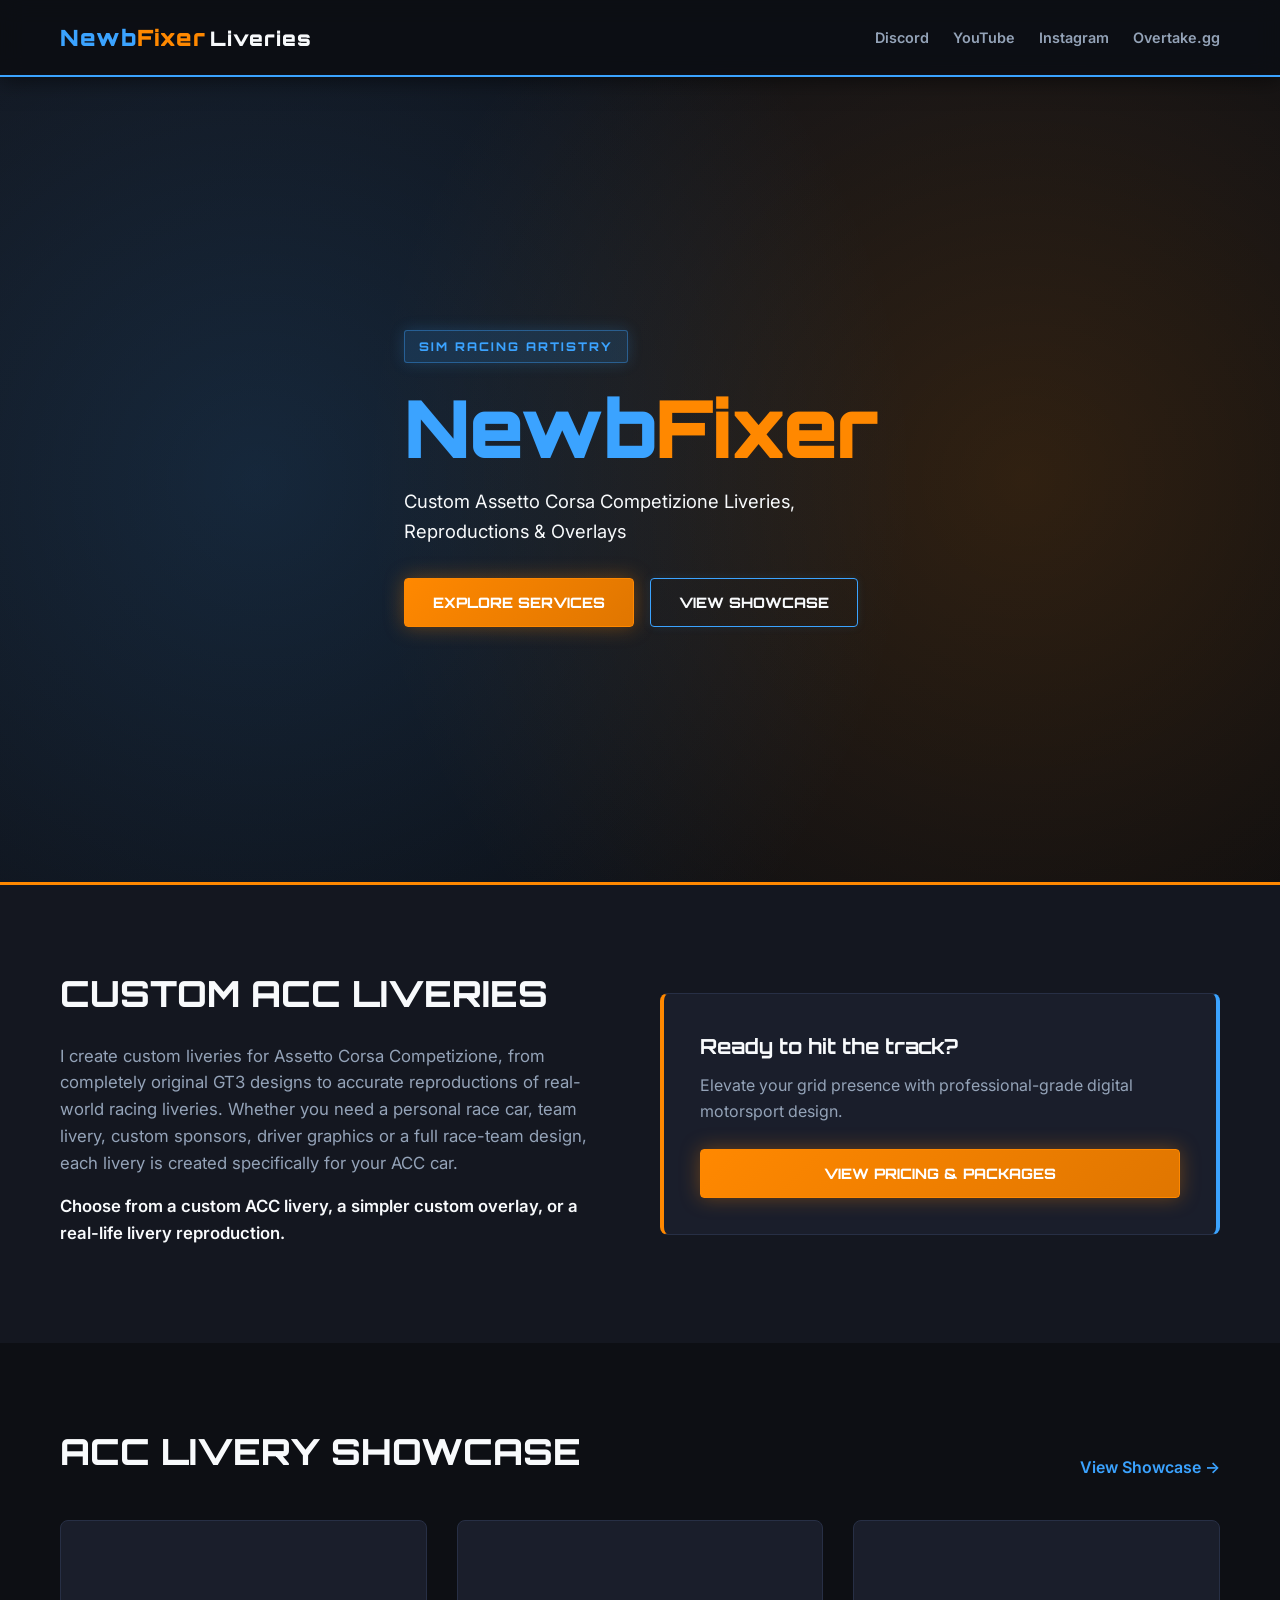
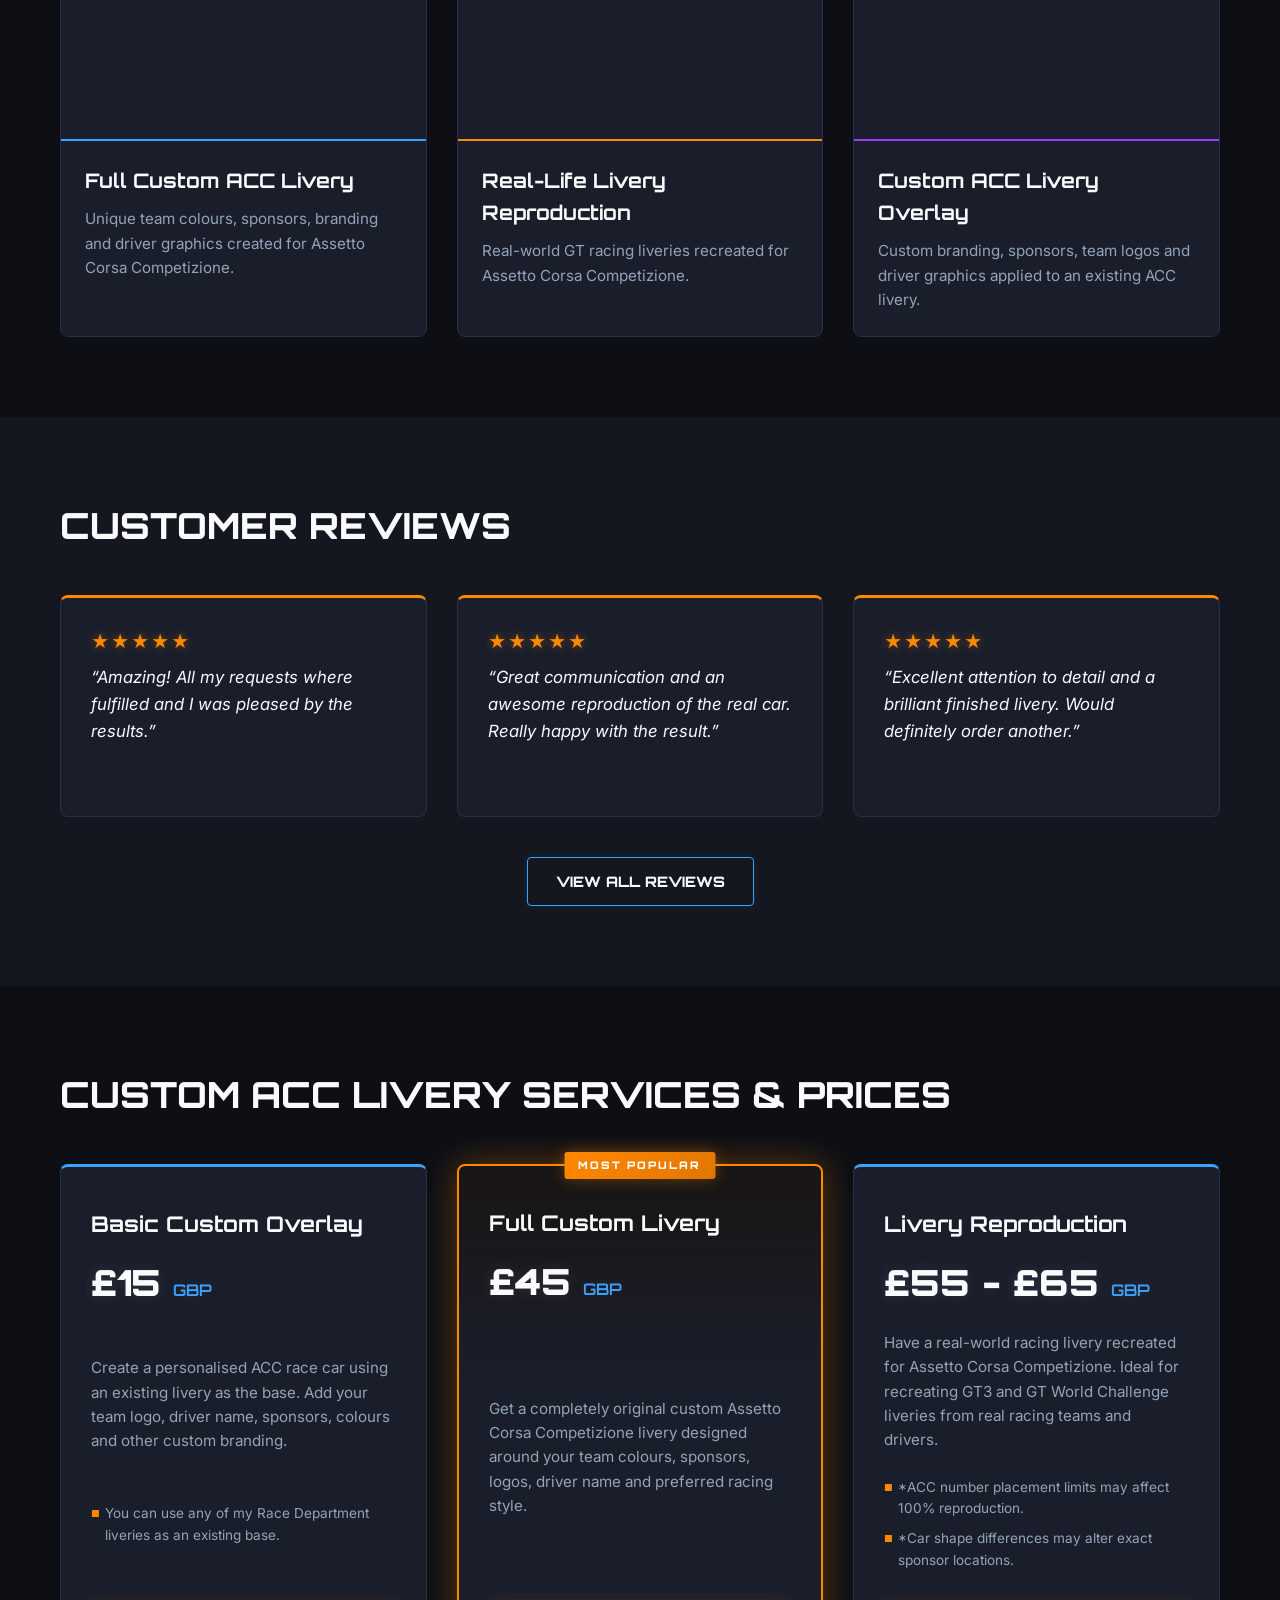
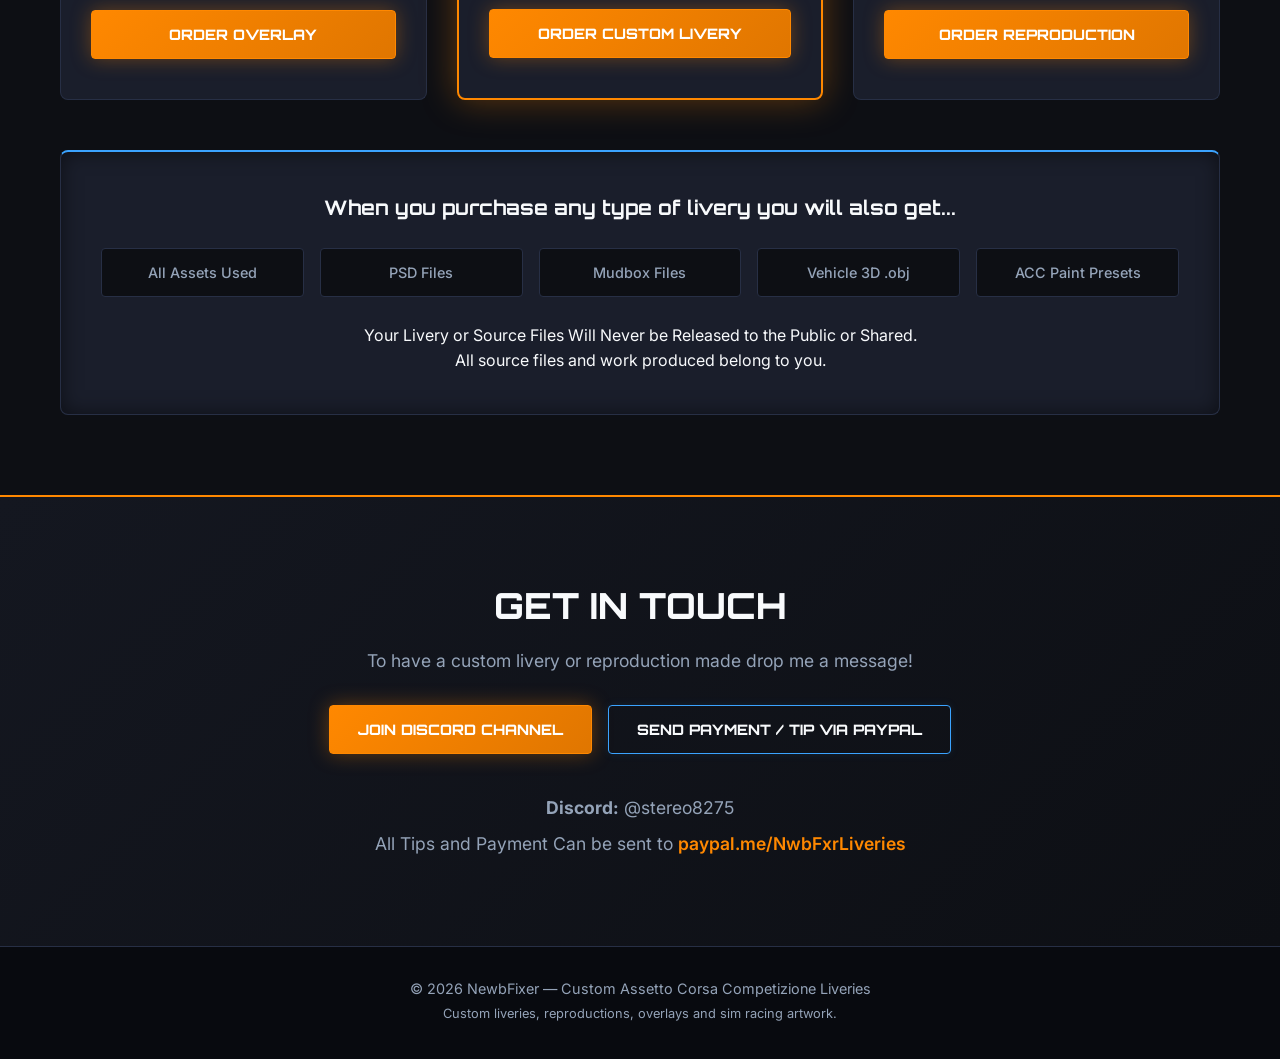
<file: index.html>
<!DOCTYPE html>
<html lang="en">
<head>
    <meta charset="UTF-8">
    <meta name="viewport" content="width=device-width, initial-scale=1.0">

    <!-- Primary SEO -->
    <title>Custom ACC Liveries | NewbFixer</title>
		<link rel="icon" type="image/x-icon" href="images/favicon.ico">
		<link rel="stylesheet" href="scripts/style.css">
    <link rel="preconnect" href="https://fonts.googleapis.com">
    <link rel="preconnect" href="https://fonts.gstatic.com" crossorigin>
    <link href="https://fonts.googleapis.com/css2?family=Orbitron:wght@600;800;900&family=Inter:wght@400;500;600;700&display=swap" rel="stylesheet">
    <meta name="description" content="NewbFixer creates custom Assetto Corsa Competizione (ACC) liveries, real-life livery reproductions, team designs, sponsor graphics and custom overlays.">

    <meta name="robots" content="index, follow, max-image-preview:large">

    <link rel="canonical" href="https://www.newbfixer.com/">

    <!-- Site identity -->
    <meta name="author" content="NewbFixer">
    <meta name="application-name" content="NewbFixer">

    <!-- Browser / mobile -->
    <meta name="theme-color" content="#090a0f">
    <meta name="color-scheme" content="dark">

    <!-- Open Graph / Facebook / Discord / social sharing -->
    <meta property="og:type" content="website">
    <meta property="og:url" content="https://newbfixer.com/">
    <meta property="og:title" content="Custom ACC Liveries | NewbFixer">
    <meta property="og:description" content="Custom Assetto Corsa Competizione liveries, real-life reproductions, team designs and custom overlays by NewbFixer.">
    <meta property="og:image" content="https://newbfixer.com/images/NewbieFixer.orbitron.2024.png">
    <meta property="og:image:alt" content="NewbFixer custom ACC liveries">
    <meta property="og:site_name" content="NewbFixer">

    <!-- Twitter / X -->
    <meta name="twitter:card" content="summary">
    <meta name="twitter:title" content="Custom ACC Liveries | NewbFixer">
    <meta name="twitter:description" content="Custom Assetto Corsa Competizione liveries, real-life reproductions, team designs and custom overlays by NewbFixer.">
    <meta name="twitter:image" content="https://newbfixer.com/images/NewbieFixer.orbitron.2024.png">
    <meta name="twitter:image:alt" content="NewbFixer custom ACC liveries">

    <!-- Structured Data -->
    <script type="application/ld+json">
    {
      "@context": "https://schema.org",
      "@graph": [
        {
          "@type": "WebSite",
          "@id": "https://newbfixer.com/#website",
          "url": "https://newbfixer.com/",
          "name": "NewbFixer",
          "description": "Custom Assetto Corsa Competizione liveries and sim racing artwork.",
          "inLanguage": "en-GB"
        },
        {
          "@type": "Organization",
          "@id": "https://newbfixer.com/#organization",
          "name": "NewbFixer",
          "url": "https://newbfixer.com/",
          "logo": {
            "@type": "ImageObject",
            "url": "https://newbfixer.com/images/NewbieFixer.orbitron.2024.png"
          },
          "sameAs": [
            "https://www.overtake.gg/downloads/authors/newbfixer.2818380/"
          ]
        }
      ]
    }
    </script>
    
   
</head>
<body>

    <header class="header">
        <div class="container nav-container">
            <div class="logo-area">
               <span class="logo-text-blue">Newb</span><span class="logo-text-orange">Fixer</span> <span class="logo-text-white">Liveries</span>
            </div>
            <nav class="social-nav">
                <a href="https://discord.com/channels/990022798716063764/1106954552516821103" target="_blank" class="nav-link">Discord</a>
                <a href="https://www.youtube.com/@newbfixer" target="_blank" class="nav-link">YouTube</a>
                <a href="https://www.instagram.com/newbfixerliveries" target="_blank" class="nav-link">Instagram</a>
                <a href="https://overtake.gg/downloads/authors/newbfixer.2818380/" target="_blank" class="nav-link">Overtake.gg</a>
            </nav>
        </div>
    </header>

    <section class="hero">
        <div class="hero-overlay"></div>
        <div class="container hero-content">
            <div class="badge">SIM RACING ARTISTRY</div>
            <h1><span class="head-text-blue">Newb</span><span class="head-text-orange">Fixer</span></h1>
            <p class="hero-subtitle">Custom Assetto Corsa Competizione Liveries,<br>Reproductions & Overlays</p>
            <div class="hero-cta">
                <a href="#services" class="btn btn-primary">Explore Services</a>
                <a href="gallery.html" class="btn btn-secondary">View Showcase</a>
            </div>
        </div>
    </section>

    <section class="section about-section">
        <div class="container grid-2">
            <div class="about-text">
                <h2>Custom ACC Liveries</h2>
                <p>I create custom liveries for Assetto Corsa Competizione, from completely original GT3 designs to accurate reproductions of real-world racing liveries. Whether you need a personal race car, team livery, custom sponsors, driver graphics or a full race-team design, each livery is created specifically for your ACC car.</p>
                <p class="sub-text">Choose from a custom ACC livery, a simpler custom overlay, or a real-life livery reproduction.</p>
            </div>
            <div class="about-highlight-box">
                <h3>Ready to hit the track?</h3>
                <p>Elevate your grid presence with professional-grade digital motorsport design.</p>
                <a href="#services" class="btn btn-primary full-width">View Pricing & Packages</a>
            </div>
        </div>
    </section>

    <section class="section showcase-section" id="showcase">
        <div class="container">
            <div class="section-header">
                <h2>ACC Livery Showcase</h2>
                <a href="gallery.html" class="text-link">View Showcase &rarr;</a>
            </div>
            <div class="showcase-grid">
                
                <div class="showcase-card">
                    <div class="card-img-placeholder custom-bg"></div>
                    <div class="card-content">
                        <h3>Full Custom ACC Livery</h3>
                        <p>Unique team colours, sponsors, branding and driver graphics created for Assetto Corsa Competizione.</p>
                    </div>
                </div>

                <div class="showcase-card">
                    <div class="card-img-placeholder repo-bg"></div>
                    <div class="card-content">
                        <h3>Real-Life Livery Reproduction</h3>
                        <p>Real-world GT racing liveries recreated for Assetto Corsa Competizione.</p>
                    </div>
                </div>

                <div class="showcase-card">
                    <div class="card-img-placeholder overlay-bg"></div>
                    <div class="card-content">
                        <h3>Custom ACC Livery Overlay</h3>
                        <p>Custom branding, sponsors, team logos and driver graphics applied to an existing ACC livery.</p>
                    </div>
                </div>

            </div>
        </div>
    </section>

    <section class="section reviews-section">
        <div class="container">
            <div class="section-header center">
                <h2>Customer Reviews</h2>
            </div>
            <div class="reviews-grid">
             
                <div class="review-card">
                    <div class="stars">★★★★★</div>
                    <p>“Amazing! All my requests where fulfilled and I was pleased by the results.”</p>
                    <span class="reviewer">&nbsp;</span>
                </div>

                <div class="review-card">
                    <div class="stars">★★★★★</div>
                    <p>“Great communication and an awesome reproduction of the real car. Really happy with the result.”</p>
                    <span class="reviewer">&nbsp;</span>
                </div>

                <div class="review-card">
                    <div class="stars">★★★★★</div>
                    <p>“Excellent attention to detail and a brilliant finished livery. Would definitely order another.”</p>
                    <span class="reviewer">&nbsp;</span>
                </div>
            
        

            </div>
            <div class="center-btn">
                <a href="reviews.html" class="btn btn-secondary">View All Reviews</a>
            </div>
        </div>
    </section>

    <section class="section pricing-section" id="services">
        <div class="container">
            <div class="section-header center">
                <h2>Custom ACC Livery Services & Prices</h2>
            </div>
            <div class="pricing-grid">
                
                <div class="pricing-card">
                    <div class="price-header">
                        <h3>Basic Custom Overlay</h3>
                        <div class="price">£15 <span>GBP</span></div>
                    </div>
                    <p>Create a personalised ACC race car using an existing livery as the base. Add your team logo, driver name, sponsors, colours and other custom branding.</p>
                    <ul class="pricing-notes">
                        <li>You can use any of my Race Department liveries as an existing base.</li>
                    </ul>
                    <a href="#contact" class="btn btn-primary full-width">Order Overlay</a>
                </div>

                <div class="pricing-card featured">
                    <div class="popular-tag">MOST POPULAR</div>
                    <div class="price-header">
                        <h3>Full Custom Livery</h3>
                        <div class="price">£45 <span>GBP</span></div>
                    </div>
                    <p>Get a completely original custom Assetto Corsa Competizione livery designed around your team colours, sponsors, logos, driver name and preferred racing style.</p>
                    <a href="#contact" class="btn btn-primary full-width">Order Custom Livery</a>
                </div>

                <div class="pricing-card">
                    <div class="price-header">
                        <h3>Livery Reproduction</h3>
                        <div class="price">£55 - £65 <span>GBP</span></div>
                    </div>
                    <p>Have a real-world racing livery recreated for Assetto Corsa Competizione. Ideal for recreating GT3 and GT World Challenge liveries from real racing teams and drivers.</p>
                    <ul class="pricing-notes">
                        <li>*ACC number placement limits may affect 100% reproduction.</li>
                        <li>*Car shape differences may alter exact sponsor locations.</li>
                    </ul>
                    <a href="#contact" class="btn btn-primary full-width">Order Reproduction</a>
                </div>

            </div>

            <div class="perks-banner">
                <h3>When you purchase any type of livery you will also get...</h3>
                <div class="perks-grid">
                    <span>All Assets Used</span>
                    <span>PSD Files</span>
                    <span>Mudbox Files</span>
                    <span>Vehicle 3D .obj</span>
                    <span>ACC Paint Presets</span>
                </div>
                <div style="width:100%; text-align:center; padding:26px 0px 0px 0px">
                	Your Livery or Source Files Will Never be Released to the Public or Shared.<br>
                	All source files and work produced belong to you.</div>
            </div>
        </div>
    </section>
    

    <section class="section contact-section" id="contact">
        <div class="container contact-container">
            <h2>Get In Touch</h2>
            <p>To have a custom livery or reproduction made drop me a message!</p>
            
            <div class="contact-actions">
                <a href="#discord" class="btn btn-primary">Join Discord Channel</a>
                <a href="https://paypal.me/NwbFxrLiveries" target="_blank" class="btn btn-secondary">Send Payment / Tip via PayPal</a>
            </div>

            <div class="contact-info">
                <p><strong>Discord:</strong> @stereo8275</p>
                <p>All Tips and Payment Can be sent to <a href="https://paypal.me/NwbFxrLiveries" target="_blank" class="accent-link">paypal.me/NwbFxrLiveries</a></p>
            </div>
        </div>
    </section>

    <footer class="footer">
        <div class="container footer-content">
            <p>&copy; 2026 NewbFixer — Custom Assetto Corsa Competizione Liveries</p>
            <p class="footer-sub">Custom liveries, reproductions, overlays and sim racing artwork.</p>
        </div>
    </footer>

</body>
</html>
</file>
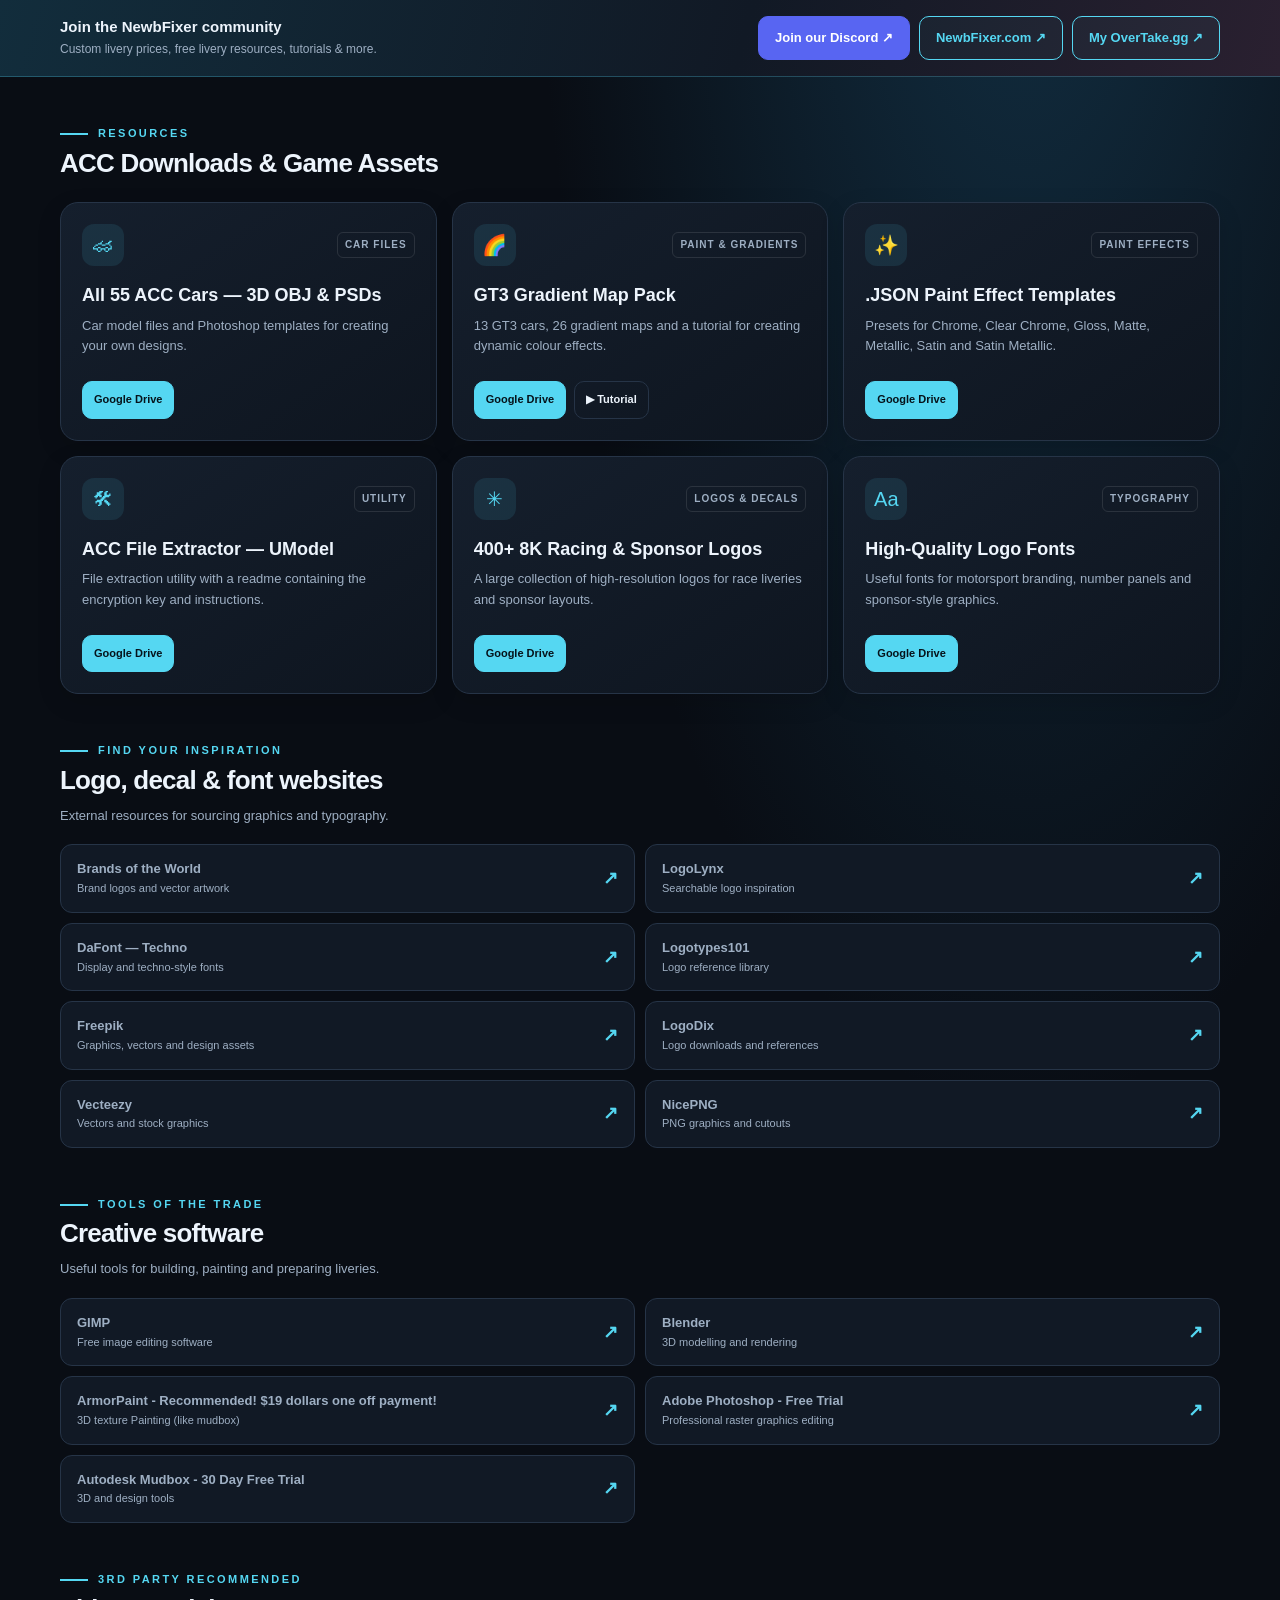
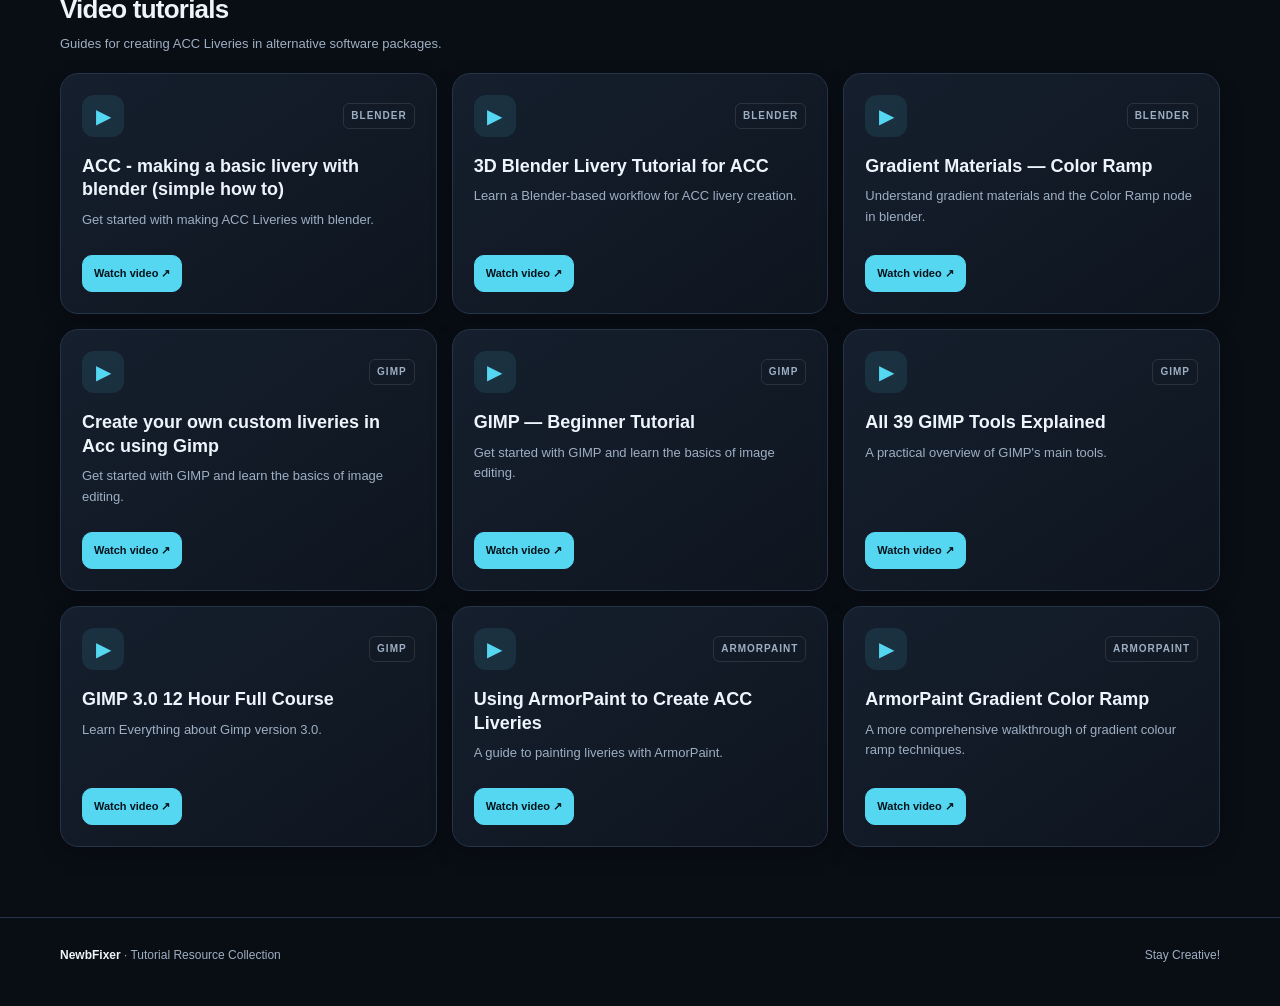
<file: resources.html>
<!DOCTYPE html>
<html lang="en">
<head>
<meta charset="UTF-8">
<meta name="viewport" content="width=device-width, initial-scale=1">
<meta name="theme-color" content="#090d14">
<title>Newbfixer.com - Resources</title>
<style>
:root{
  --bg:#090d14;--panel:#111925;--panel2:#151f2d;--line:#263447;
  --text:#edf4fc;--muted:#9eafc3;--cyan:#55d7f2;--gold:#ffc857;
  --pink:#ff5277;--radius:18px;--shadow:0 18px 45px #0005;
}
*{box-sizing:border-box}
html{scroll-behavior:smooth}
body{margin:0;background:radial-gradient(ellipse at 80% -10%,#123044 0,transparent 34%),var(--bg);color:var(--text);font:16px/1.6 Inter,Segoe UI,Arial,sans-serif}
a{color:inherit}
button,input{font:inherit}
.wrap{width:min(1160px,calc(100% - 36px));margin:auto}
.topbar{border-bottom:1px solid #ffffff12;background:#090d14d9;backdrop-filter:blur(14px);position:sticky;top:0;z-index:5}
.nav{height:72px;display:flex;align-items:center;justify-content:space-between;gap:20px}
.brand{display:flex;align-items:center;gap:12px;text-decoration:none;font-weight:900;letter-spacing:.08em}
.brandmark{display:grid;place-items:center;width:42px;height:42px;background:linear-gradient(135deg,var(--cyan),#2673b8);color:#07111b;font-weight:1000;font-style:italic;clip-path:polygon(0 0,100% 0,82% 100%,0 100%)}
.brand small{display:block;color:var(--muted);font-size:10px;letter-spacing:.2em;font-weight:700}
.navlinks{display:flex;gap:20px;flex-wrap:wrap}
.navlinks a{font-size:13px;color:var(--muted);text-decoration:none}
.navlinks a:hover{color:var(--cyan)}
.hero{padding:76px 0 52px;position:relative;overflow:hidden}
.hero:after{content:"ACC";position:absolute;right:-25px;top:8px;font-size:clamp(130px,24vw,290px);font-weight:1000;font-style:italic;line-height:1;color:#ffffff05;pointer-events:none}
.eyebrow{display:flex;align-items:center;gap:10px;text-transform:uppercase;letter-spacing:.22em;color:var(--cyan);font-size:11px;font-weight:900}
.eyebrow:before{content:"";height:2px;width:28px;background:var(--cyan)}
h1{font-size:clamp(42px,7vw,78px);line-height:.98;letter-spacing:-.055em;margin:18px 0;max-width:780px}
h1 span{color:var(--cyan)}
.hero p{max-width:650px;color:var(--muted);font-size:17px}
.hero-actions{display:flex;gap:12px;flex-wrap:wrap;margin-top:26px}
.btn{display:inline-flex;align-items:center;justify-content:center;gap:9px;border:1px solid var(--line);border-radius:10px;padding:11px 16px;text-decoration:none;font-size:13px;font-weight:850;transition:.2s}
.btn.primary{background:var(--cyan);border-color:var(--cyan);color:#07111b}
.btn:hover{transform:translateY(-2px);filter:brightness(1.08)}
.stats{display:grid;grid-template-columns:repeat(3,1fr);gap:12px;margin:16px 0 42px}
.stat{border:1px solid var(--line);background:#ffffff04;border-radius:14px;padding:18px}
.stat strong{display:block;font-size:25px;line-height:1.2}
.stat span{font-size:11px;text-transform:uppercase;letter-spacing:.12em;color:var(--muted)}
.section-head{display:flex;justify-content:space-between;align-items:end;gap:20px;margin:48px 0 18px}
.section-head h2{margin:0;font-size:26px;letter-spacing:-.03em}
.section-head p{margin:4px 0 0;color:var(--muted);font-size:13px}
.toolbar{display:flex;gap:12px;flex-wrap:wrap;margin:18px 0 22px}
.search{flex:1;min-width:220px;position:relative}
.search input{width:100%;padding:13px 15px 13px 42px;background:var(--panel);border:1px solid var(--line);border-radius:12px;color:var(--text);outline:none}
.search input:focus{border-color:var(--cyan)}
.search:before{content:"⌕";position:absolute;left:15px;top:5px;font-size:25px;color:var(--muted)}
.filters{display:flex;gap:7px;flex-wrap:wrap}
.filter{background:var(--panel);border:1px solid var(--line);color:var(--muted);padding:9px 12px;border-radius:10px;cursor:pointer;font-size:12px;font-weight:800}
.filter.active,.filter:hover{background:#163342;border-color:#347f97;color:var(--cyan)}
.grid{display:grid;grid-template-columns:repeat(3,minmax(0,1fr));gap:15px}
.card{display:flex;flex-direction:column;min-height:235px;border:1px solid var(--line);border-radius:var(--radius);padding:21px;background:linear-gradient(145deg,#151f2d,#0e151f);box-shadow:0 8px 25px #0002;transition:transform .2s,border-color .2s}
.card:hover{transform:translateY(-3px);border-color:#416078}
.card-top{display:flex;justify-content:space-between;align-items:center;gap:10px}
.icon{width:42px;height:42px;border-radius:12px;display:grid;place-items:center;background:#55d7f21a;color:var(--cyan);font-size:20px}
.tag{font-size:10px;text-transform:uppercase;letter-spacing:.1em;font-weight:900;border:1px solid #ffffff1b;border-radius:6px;padding:4px 7px;color:var(--muted)}
.card h3{font-size:18px;line-height:1.3;margin:18px 0 8px}
.card p{color:var(--muted);font-size:13px;margin:0 0 18px}
.card .actions{display:flex;gap:8px;flex-wrap:wrap;margin-top:auto;padding-top:6px}
.card .btn{padding:9px 11px;font-size:11px}
.card .btn.primary{background:var(--cyan);color:#06131b}
.empty{display:none;text-align:center;padding:40px;color:var(--muted);border:1px dashed var(--line);border-radius:14px}
.resource-list{display:grid;grid-template-columns:repeat(2,minmax(0,1fr));gap:10px}
.resource{display:flex;justify-content:space-between;align-items:center;gap:16px;background:var(--panel);border:1px solid var(--line);padding:14px 16px;border-radius:12px;text-decoration:none}
.resource:hover{border-color:var(--cyan)}
.resource strong{display:block;font-size:13px}
.resource span{display:block;color:var(--muted);font-size:11px}
.resource b{color:var(--cyan);font-size:18px}
.note{border-left:3px solid var(--gold);background:#ffc8570c;padding:14px 17px;color:#d8c9a5;border-radius:0 10px 10px 0;font-size:13px;margin-top:15px}

.community-bar{position:relative;z-index:6;background:linear-gradient(105deg,#122d3c,#111925 58%,#2a2030);border-bottom:1px solid #55d7f244}
.community-inner{width:min(1160px,calc(100% - 36px));margin:auto;min-height:76px;display:flex;align-items:center;justify-content:space-between;gap:18px;padding:13px 0}
.community-copy{min-width:0}
.community-copy strong{display:block;font-size:15px;line-height:1.35;color:var(--text)}
.community-copy span{display:block;font-size:12px;color:var(--muted);margin-top:3px}
.community-actions{display:flex;gap:9px;flex-wrap:wrap;flex-shrink:0}
.community-actions .btn{white-space:nowrap}
.community-actions .discord{background:#5865f2;border-color:#5865f2;color:#fff}
.community-actions .website{border-color:#55d7f2;color:var(--cyan);background:#55d7f20a}
@media(max-width:650px){.community-inner{width:min(100% - 24px,1160px);align-items:flex-start;flex-direction:column;gap:10px;padding:14px 0}.community-actions{width:100%}.community-actions .btn{flex:1}}

footer{margin-top:70px;border-top:1px solid var(--line);padding:28px 0 40px;color:var(--muted);font-size:12px}
footer .foot{display:flex;justify-content:space-between;gap:16px;flex-wrap:wrap}
footer strong{color:var(--text)}
@media(max-width:850px){.grid{grid-template-columns:repeat(2,minmax(0,1fr))}.navlinks{display:none}.hero{padding-top:55px}}
@media(max-width:560px){.wrap{width:min(100% - 24px,1160px)}.grid,.resource-list{grid-template-columns:1fr}.stats{gap:7px}.stat{padding:13px}.stat strong{font-size:21px}.stat span{font-size:9px}.hero{padding-top:42px}.section-head{align-items:start;flex-direction:column}.card{min-height:0}}
</style>
</head>
<body>
<div class="community-bar">
  <div class="community-inner">
    <div class="community-copy">
      <strong>Join the NewbFixer community</strong>
      <span>Custom livery prices, free livery resources, tutorials &amp; more.</span>
    </div>
    <div class="community-actions">
      <a class="btn discord" href="https://discord.gg/9GZsaQnbdY" target="_blank" rel="noopener">Join our Discord ↗</a>
      <a class="btn website" href="https://www.newbfixer.com" target="_blank" rel="noopener">NewbFixer.com ↗</a>
      <a class="btn website" href="https://www.overtake.gg/downloads/authors/newbfixer.2818380/" target="_blank" rel="noopener">My OverTake.gg ↗</a>
    </div>
  </div>
</div>

<main id="top" class="wrap">

  <section id="downloads">
    <div class="section-head"><div><div class="eyebrow">Resources</div><h2>ACC Downloads & Game Assets</h2></div></div>
    <div class="grid" id="downloadGrid">
      <article class="card" data-category="cars" data-search="all 55 cars obj psd car models templates">
        <div class="card-top"><span class="icon">🏎</span><span class="tag">Car files</span></div>
        <h3>All 55 ACC Cars — 3D OBJ & PSDs</h3><p>Car model files and Photoshop templates for creating your own designs.</p>
        <div class="actions"><a class="btn primary" target="_blank" rel="noopener" href="https://drive.google.com/file/d/1SwaxtIl-uRCD6TqtDLOpxMMNuVctnYsg/view?usp=sharing">Google Drive</a></div>
      </article>
      <article class="card" data-category="paint" data-search="gt3 gradient map pack tutorial 13 cars 26 maps unlimited colors">
        <div class="card-top"><span class="icon">🌈</span><span class="tag">Paint & gradients</span></div>
        <h3>GT3 Gradient Map Pack</h3><p>13 GT3 cars, 26 gradient maps and a tutorial for creating dynamic colour effects.</p>
        <div class="actions"><a class="btn primary" target="_blank" rel="noopener" href="https://drive.google.com/file/d/1DcwEP1vMy0dhF1GRG_sSVItYrWbgpFPc/view?usp=sharing">Google Drive</a><a class="btn" target="_blank" rel="noopener" href="https://www.youtube.com/watch?v=m8ll5ZNWGUk">▶ Tutorial</a></div>
      </article>
      <article class="card" data-category="paint" data-search="json paint effect templates chrome clear chrome gloss matte metallic satin satin metallic">
        <div class="card-top"><span class="icon">✨</span><span class="tag">Paint effects</span></div>
        <h3>.JSON Paint Effect Templates</h3><p>Presets for Chrome, Clear Chrome, Gloss, Matte, Metallic, Satin and Satin Metallic.</p>
        <div class="actions"><a class="btn primary" target="_blank" rel="noopener" href="https://drive.google.com/file/d/1p3eienUcHQdPe-vrCPFmcCy9Lao8rKGl/">Google Drive</a></div>
      </article>
      <article class="card" data-category="tools" data-search="acc file extractor umodel readme encryption key instructions">
        <div class="card-top"><span class="icon">🛠</span><span class="tag">Utility</span></div>
        <h3>ACC File Extractor — UModel</h3><p>File extraction utility with a readme containing the encryption key and instructions.</p>
        <div class="actions"><a class="btn primary" target="_blank" rel="noopener" href="https://drive.google.com/file/d/1oLg_WbR9k3M4TVI5lHXaUuY6UGsw1xey/">Google Drive</a></div>
      </article>
      <article class="card" data-category="logos" data-search="400 8k racing sponsor logos decals">
        <div class="card-top"><span class="icon">✳</span><span class="tag">Logos & decals</span></div>
        <h3>400+ 8K Racing & Sponsor Logos</h3><p>A large collection of high-resolution logos for race liveries and sponsor layouts.</p>
        <div class="actions"><a class="btn primary" target="_blank" rel="noopener" href="https://drive.google.com/file/d/1JOc2pVaAl8Un7_WhbTP-Ry146xebdAU6/view?usp=sharing">Google Drive</a></div>
      </article>
      <article class="card" data-category="logos" data-search="high quality logo fonts typeface racing">
        <div class="card-top"><span class="icon">Aa</span><span class="tag">Typography</span></div>
        <h3>High-Quality Logo Fonts</h3><p>Useful fonts for motorsport branding, number panels and sponsor-style graphics.</p>
        <div class="actions"><a class="btn primary" target="_blank" rel="noopener" href="https://drive.google.com/file/d/1kG85r7IQBrKSLpHU1oW-5BBKob3LgjwA/">Google Drive</a></div>
      </article>
    </div>
   </section>
   
   <section id="websites">
    <div class="section-head"><div><div class="eyebrow">Find your inspiration</div><h2>Logo, decal & font websites</h2><p>External resources for sourcing graphics and typography.</p></div></div>
    <div class="resource-list">
      <a class="resource" href="https://www.brandsoftheworld.com/" target="_blank" rel="noopener"><span><strong>Brands of the World</strong><span>Brand logos and vector artwork</span></span><b>↗</b></a>
      <a class="resource" href="https://www.logolynx.com/" target="_blank" rel="noopener"><span><strong>LogoLynx</strong><span>Searchable logo inspiration</span></span><b>↗</b></a>
      <a class="resource" href="https://www.dafont.com/theme.php?cat=717" target="_blank" rel="noopener"><span><strong>DaFont — Techno</strong><span>Display and techno-style fonts</span></span><b>↗</b></a>
      <a class="resource" href="https://www.logotypes101.com/" target="_blank" rel="noopener"><span><strong>Logotypes101</strong><span>Logo reference library</span></span><b>↗</b></a>
      <a class="resource" href="https://www.freepik.com/" target="_blank" rel="noopener"><span><strong>Freepik</strong><span>Graphics, vectors and design assets</span></span><b>↗</b></a>
      <a class="resource" href="https://logodix.com/" target="_blank" rel="noopener"><span><strong>LogoDix</strong><span>Logo downloads and references</span></span><b>↗</b></a>
      <a class="resource" href="https://www.vecteezy.com/" target="_blank" rel="noopener"><span><strong>Vecteezy</strong><span>Vectors and stock graphics</span></span><b>↗</b></a>
      <a class="resource" href="https://www.nicepng.com/" target="_blank" rel="noopener"><span><strong>NicePNG</strong><span>PNG graphics and cutouts</span></span><b>↗</b></a>
    </div>
  </section>
  
   <section id="software">
    <div class="section-head"><div><div class="eyebrow">Tools of the trade</div><h2>Creative software</h2><p>Useful tools for building, painting and preparing liveries.</p></div></div>
    <div class="resource-list">
      <a class="resource" href="https://www.gimp.org/" target="_blank" rel="noopener"><span><strong>GIMP</strong><span>Free image editing software</span></span><b>↗</b></a>
      <a class="resource" href="https://www.blender.org/" target="_blank" rel="noopener"><span><strong>Blender</strong><span>3D modelling and rendering</span></span><b>↗</b></a>
      <a class="resource" href="https://armorpaint.org/" target="_blank" rel="noopener"><span><strong>ArmorPaint - Recommended! $19 dollars one off payment!</strong><span>3D texture Painting (like mudbox)</span></span><b>↗</b></a>
      <a class="resource" href="https://www.adobe.com/uk/products/photoshop/landpa.html" target="_blank" rel="noopener"><span><strong>Adobe Photoshop - Free Trial</strong><span>Professional raster graphics editing</span></span><b>↗</b></a>
      <a class="resource" href="https://www.autodesk.com/uk/products/mudbox/free-trial" target="_blank" rel="noopener"><span><strong>Autodesk Mudbox - 30 Day Free Trial</strong><span>3D and design tools</span></span><b>↗</b></a>
    </div>
  </section>

  <section id="tutorials">
    <div class="section-head"><div><div class="eyebrow">3rd Party Recommended</div><h2>Video tutorials</h2><p>Guides for creating ACC Liveries in alternative software packages.</p></div></div>
    <div class="grid">
    	
    	<article class="card" data-category="tutorial" data-search="Blender ACC Tutorial"><div class="card-top"><span class="icon">▶</span><span class="tag">Blender</span></div><h3>ACC - making a basic livery with blender (simple how to)</h3><p>Get started with making ACC Liveries with blender.</p><div class="actions"><a class="btn primary" target="_blank" rel="noopener" href="https://www.youtube.com/watch?v=GnIt9_wnKFQ">Watch video ↗</a></div></article>
    		
    		
    		      <article class="card" data-category="tutorial" data-search="blender 3d livery tutorial acc"><div class="card-top"><span class="icon">▶</span><span class="tag">Blender</span></div><h3>3D Blender Livery Tutorial for ACC</h3><p>Learn a Blender-based workflow for ACC livery creation.</p><div class="actions"><a class="btn primary" target="_blank" rel="noopener" href="https://www.youtube.com/watch?v=u8ANVufeHDs">Watch video ↗</a></div></article>
      	
      	
      <article class="card" data-category="tutorial" data-search="blender basics gradient materials color ramp node"><div class="card-top"><span class="icon">▶</span><span class="tag">Blender</span></div><h3>Gradient Materials — Color Ramp</h3><p>Understand gradient materials and the Color Ramp node in blender.</p><div class="actions"><a class="btn primary" target="_blank" rel="noopener" href="https://www.youtube.com/watch?v=ViqfL0LOwUM">Watch video ↗</a></div></article>
    		
    	<article class="card" data-category="tutorial" data-search="
Create custom liveries in acc using gimp"><div class="card-top"><span class="icon">▶</span><span class="tag">GIMP</span></div><h3>Create your own custom liveries in Acc using Gimp</h3><p>Get started with GIMP and learn the basics of image editing.</p><div class="actions"><a class="btn primary" target="_blank" rel="noopener" href="https://www.youtube.com/watch?v=kLOAfOVrTCs">Watch video ↗</a></div></article>
    	
    	
      <article class="card" data-category="tutorial" data-search="gimp 2025 beginner tutorial"><div class="card-top"><span class="icon">▶</span><span class="tag">GIMP</span></div><h3>GIMP — Beginner Tutorial</h3><p>Get started with GIMP and learn the basics of image editing.</p><div class="actions"><a class="btn primary" target="_blank" rel="noopener" href="https://www.youtube.com/watch?v=KwlMeakc9Zo">Watch video ↗</a></div></article>
      	
      	
    	<article class="card" data-category="tutorial" data-search="all 39 gimp tools explained"><div class="card-top"><span class="icon">▶</span><span class="tag">GIMP</span></div><h3>All 39 GIMP Tools Explained</h3><p>A practical overview of GIMP's main tools.</p><div class="actions"><a class="btn primary" target="_blank" rel="noopener" href="https://www.youtube.com/watch?v=_z9cFpwak9c">Watch video ↗</a></div></article>
    		
    		
      <article class="card" data-category="tutorial" data-search="gimp 2025 beginner tutorial"><div class="card-top"><span class="icon">▶</span><span class="tag">GIMP</span></div><h3>GIMP 3.0 12 Hour Full Course</h3><p>Learn Everything about Gimp version 3.0.</p><div class="actions"><a class="btn primary" target="_blank" rel="noopener" href="https://www.youtube.com/watch?v=C7dQfk6GMEM">Watch video ↗</a></div></article>
      	
      	

      	
      	
      <article class="card" data-category="tutorial" data-search="armorpaint create acc liveries"><div class="card-top"><span class="icon">▶</span><span class="tag">ArmorPaint</span></div><h3>Using ArmorPaint to Create ACC Liveries</h3><p>A guide to painting liveries with ArmorPaint.</p><div class="actions"><a class="btn primary" target="_blank" rel="noopener" href="https://www.youtube.com/watch?v=mAQFVKhsUWc">Watch video ↗</a></div></article>
      	
      	
      <article class="card" data-category="tutorial" data-search="comprehensive armorpaint acc gradient color ramp"><div class="card-top"><span class="icon">▶</span><span class="tag">ArmorPaint</span></div><h3>ArmorPaint Gradient Color Ramp</h3><p>A more comprehensive walkthrough of gradient colour ramp techniques.</p><div class="actions"><a class="btn primary" target="_blank" rel="noopener" href="https://www.youtube.com/watch?v=qSJjqWaGAAk">Watch video ↗</a></div></article>
      
    </div>
  </section>

  

 
  
  
</main>
<footer><div class="wrap foot"><span><strong>NewbFixer</strong> · Tutorial Resource Collection</span><span>Stay Creative!</span></div></footer>
<script>
(() => {
  const search = document.getElementById('searchInput');
  const filters = [...document.querySelectorAll('.filter')];
  const cards = [...document.querySelectorAll('#downloadGrid .card')];
  const empty = document.getElementById('emptyState');
  let active = 'all';
  function update() {
    const term = search.value.trim().toLowerCase();
    let visible = 0;
    cards.forEach(card => {
      const categoryMatch = active === 'all' || card.dataset.category === active;
      const textMatch = (card.dataset.search + ' ' + card.innerText).toLowerCase().includes(term);
      card.hidden = !(categoryMatch && textMatch);
      if (!card.hidden) visible++;
    });
    empty.style.display = visible ? 'none' : 'block';
  }
  search.addEventListener('input', update);
  filters.forEach(btn => btn.addEventListener('click', () => {
    active = btn.dataset.filter;
    filters.forEach(item => item.classList.toggle('active', item === btn));
    update();
  }));
})();
</script>
</body>
</html>
</file>
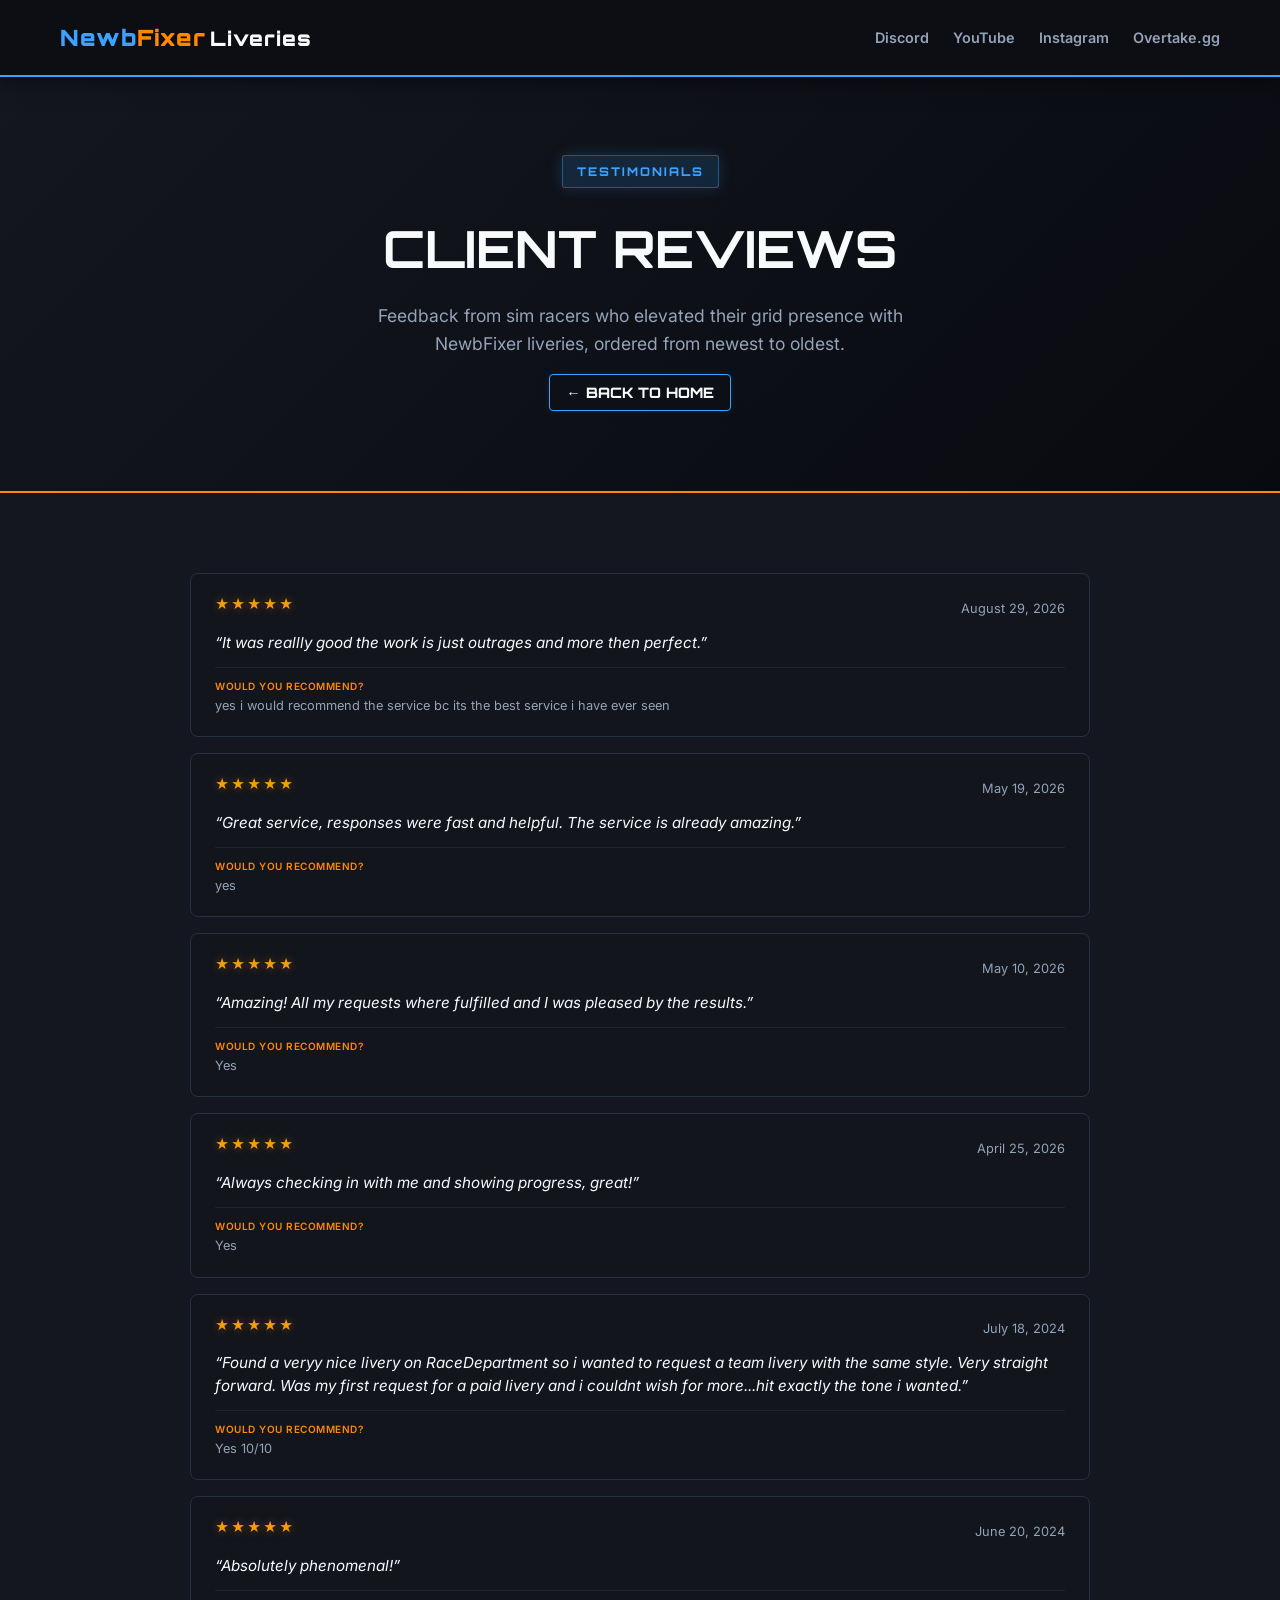
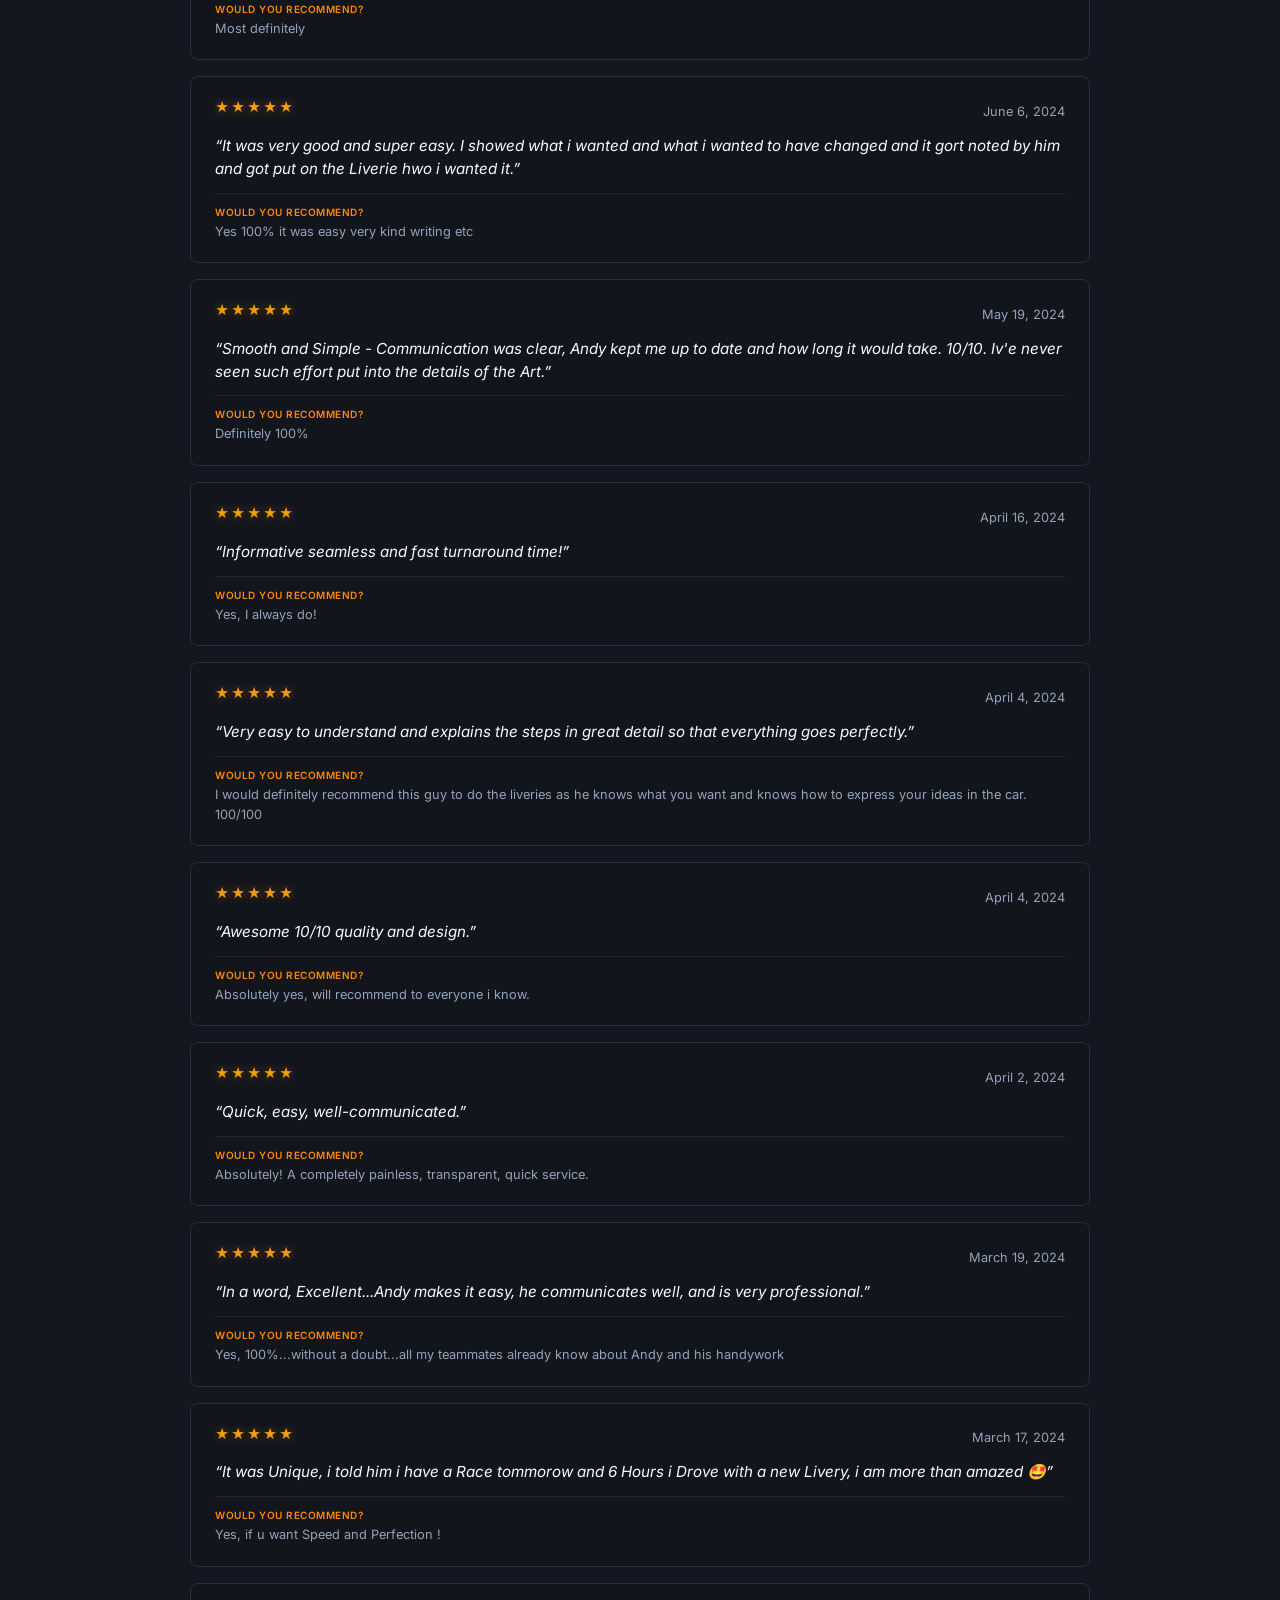
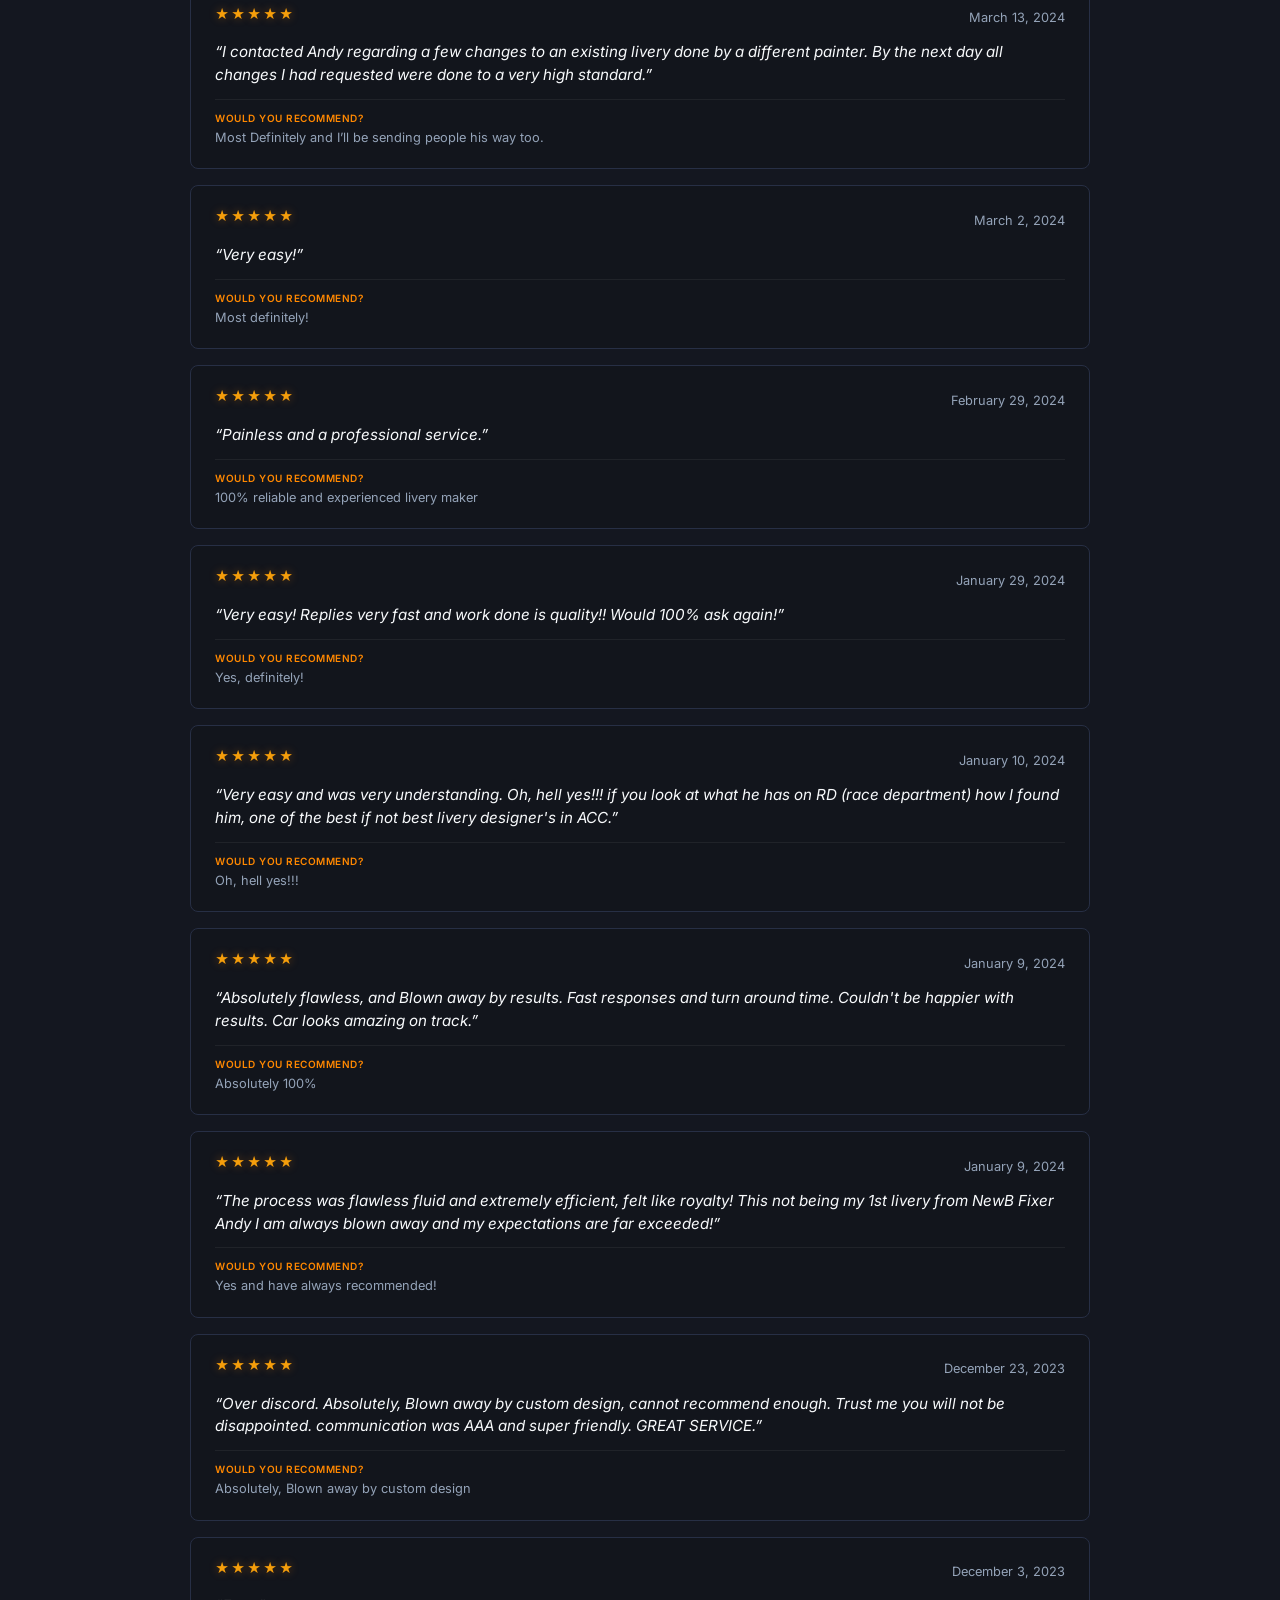
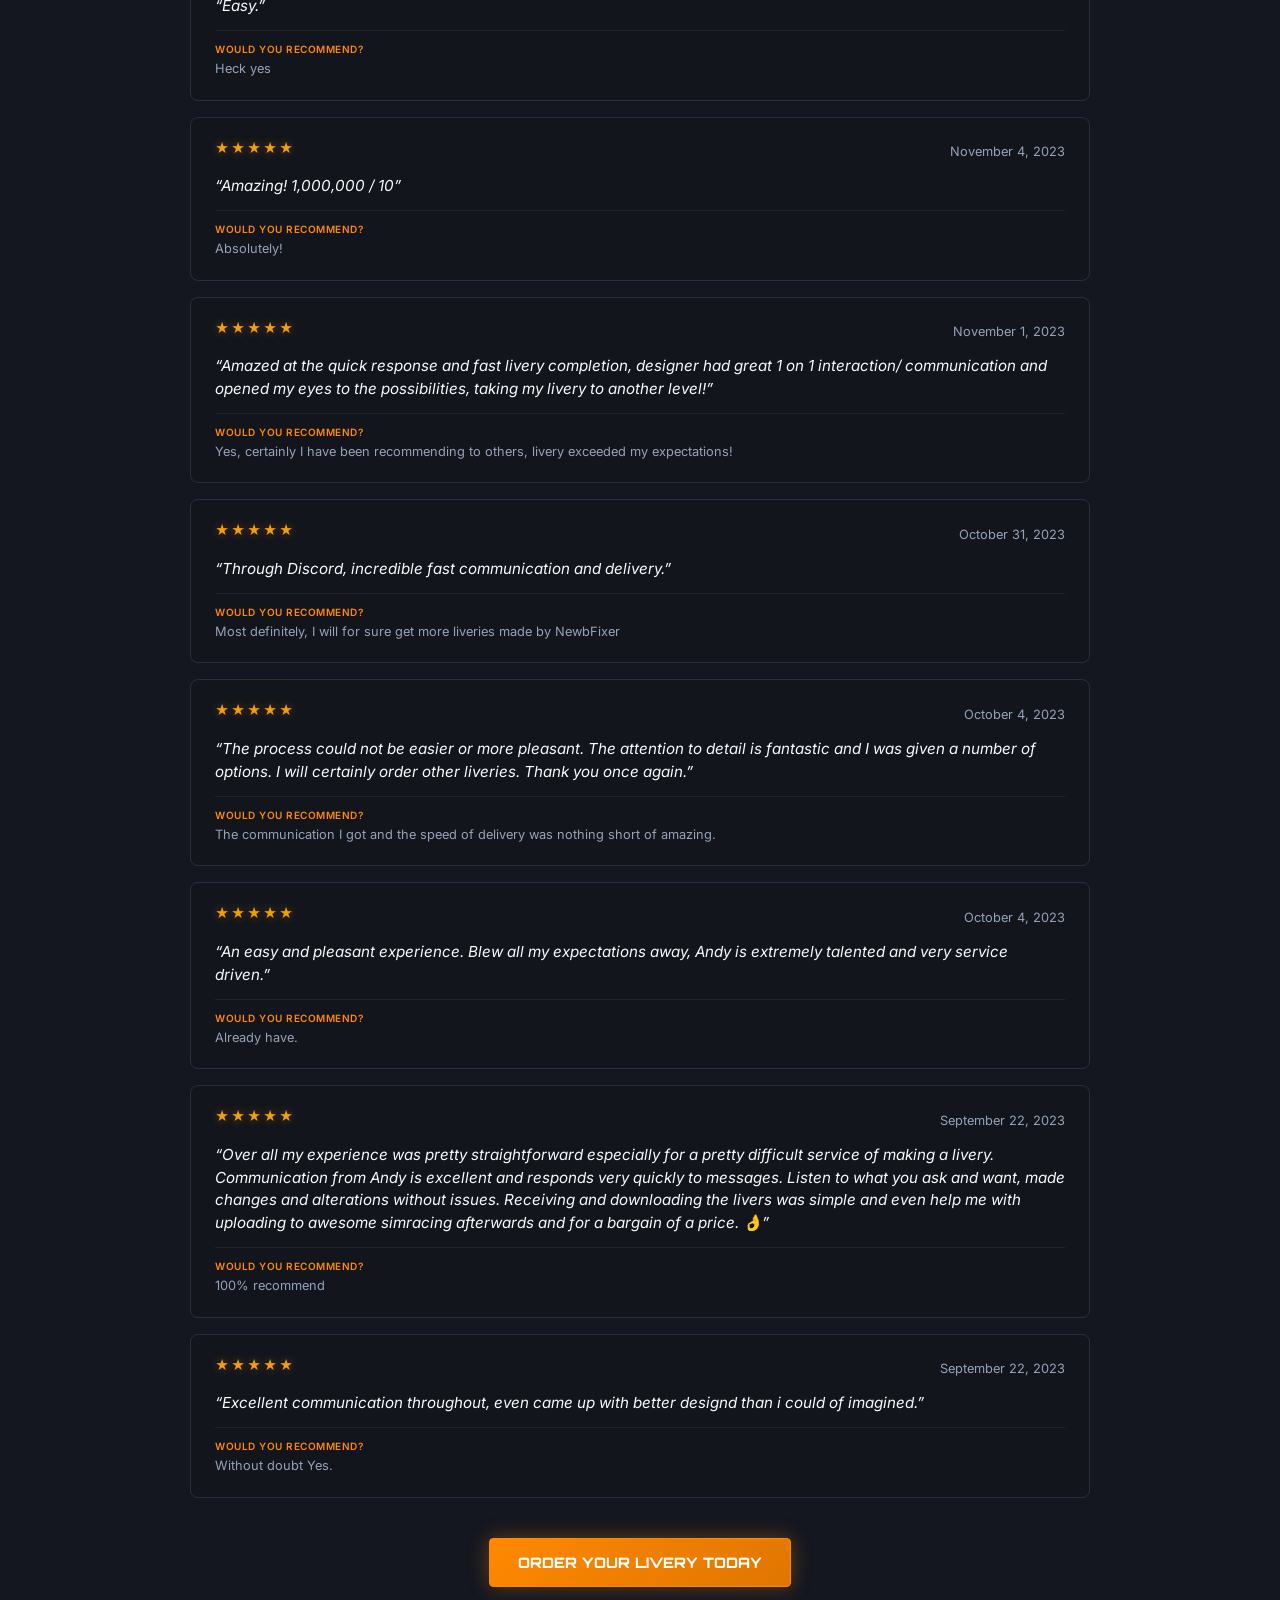
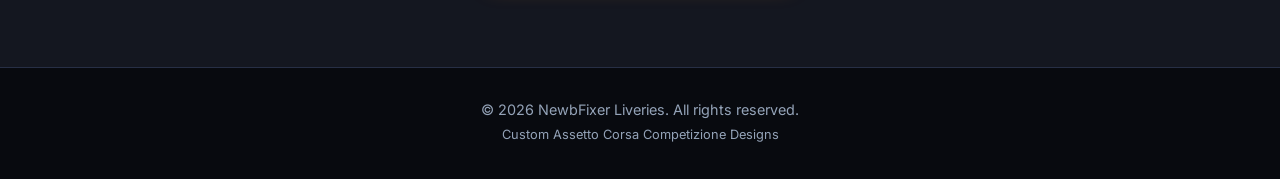
<file: reviews.html>
<!DOCTYPE html>
<html lang="en">
<head>
    <meta charset="UTF-8">
    <meta name="viewport" content="width=device-width, initial-scale=1.0">
    <title>Customer Reviews — NewbFixer Liveries</title>
    <meta name="description" content="Read customer reviews for NewbFixer Liveries and see what our customers have to say about our Assetto Corsa Competizione liveries."> 
    <link rel="canonical" href="https://www.newbfixer.com/reviews.html">
     <link rel="stylesheet" href="scripts/style.css"> <link rel="preconnect" href="https://fonts.googleapis.com"> 
    <link rel="preconnect" href="https://fonts.gstatic.com" crossorigin> 
    <link href="https://fonts.googleapis.com/css2?family=Orbitron:wght@600;800;900&family=Inter:wght@400;500;600;700&display=swap" rel="stylesheet">
    <style>
        .reviews-grid {
            display: flex;
            flex-direction: column;
            gap: 16px;
            max-width: 900px;
            margin: 0 auto;
        }
        .review-card {
            display: flex;
            flex-direction: column;
            align-items: flex-start;
            text-align: left;
            background: var(--bg-card, #12151c);
            border: 1px solid var(--border-color, #222634);
            border-radius: 8px;
            padding: 20px 24px;
            position: relative;
            width: 100%;
        }
        .review-header {
            display: flex;
            justify-content: space-between;
            align-items: center;
            width: 100%;
            margin-bottom: 8px;
        }
        .review-card .stars {
            color: #f59e0b;
            font-size: 0.85rem;
            letter-spacing: 2px;
        }
        .review-date {
            font-size: 0.8rem;
            color: var(--text-muted, #94a3b8);
        }
        .review-card p {
            font-size: 0.95rem;
            line-height: 1.5;
            color: var(--text-main, #f8fafc);
            margin: 0 0 12px 0;
        }
        .recommendation-box {
            font-size: 0.8rem;
            color: var(--text-muted, #94a3b8);
            border-top: 1px solid rgba(255, 255, 255, 0.06);
            padding-top: 10px;
            width: 100%;
        }
        .recommendation-label {
            display: block;
            font-weight: 600;
            color: var(--accent-orange, #f97316);
            margin-bottom: 2px;
            font-size: 10px;
            text-transform: uppercase;
            letter-spacing: 0.5px;
        }
    </style>
</head>
<body>

    <header class="header">
        <div class="container nav-container">
            <div class="logo-area">
                <a href="index.html"> <span class="logo-text-blue">Newb</span><span class="logo-text-orange">Fixer</span> <span class="logo-text-white">Liveries</span></a>
            </div>
            <nav class="social-nav">
               <!-- <a href="index.html" class="nav-link">Home</a>
                <a href="gallery.html" class="nav-link">Gallery</a>
                <a href="reviews.html" class="nav-link highlight-link">Reviews (30)</a> -->
                <a href="https://discord.com/channels/990022798716063764/1106954552516821103" target="_blank" class="nav-link">Discord</a>
                <a href="https://www.youtube.com/@newbfixer" target="_blank" class="nav-link">YouTube</a>
                <a href="https://www.instagram.com/newbfixerliveries" target="_blank" class="nav-link">Instagram</a>
                <a href="https://overtake.gg/downloads/authors/newbfixer.2818380/" target="_blank" class="nav-link">Overtake.gg</a>
            </nav>
        </div>
    </header>

    <section class="section" style="margin-top: 75px; background: linear-gradient(135deg, #141720 0%, #080a0f 100%); border-bottom: 2px solid var(--accent-orange);">
        <div class="container center">
            <div class="badge">TESTIMONIALS</div>
            <h1 style="font-family: var(--font-heading); font-size: clamp(2.2rem, 4vw, 3.5rem); text-transform: uppercase; margin-bottom: 12px;">Client Reviews</h1>
            <p style="color: var(--text-muted); font-size: 1.1rem; max-width: 600px; margin: 0 auto 16px;">Feedback from sim racers who elevated their grid presence with NewbFixer liveries, ordered from newest to oldest.</p>
            <div><a href="index.html" class="btn btn-secondary" style="padding: 6px 16px; font-size: 0.9rem;">&larr; Back to Home</a></div>
        </div>
    </section>

    <section class="section reviews-section">
        <div class="container">
            <div class="reviews-grid">
                
                <!-- Review 1 -->
                <div class="review-card">
                    <div class="review-header">
                        <div class="stars">★★★★★</div>
                        <span class="review-date">August 29, 2026</span>
                    </div>
                    <p>“It was reallly good the work is just outrages and more then perfect.”</p>
                    <div class="recommendation-box">
                        <span class="recommendation-label">Would you Recommend?</span>
                        yes i would recommend the service bc its the best service i have ever seen
                    </div>
                </div>

                <!-- Review 2 -->
                <div class="review-card">
                    <div class="review-header">
                        <div class="stars">★★★★★</div>
                        <span class="review-date">May 19, 2026</span>
                    </div>
                    <p>“Great service, responses were fast and helpful. The service is already amazing.”</p>
                    <div class="recommendation-box">
                        <span class="recommendation-label">Would you Recommend?</span>
                        yes
                    </div>
                </div>

                <!-- Review 3 -->
                <div class="review-card">
                    <div class="review-header">
                        <div class="stars">★★★★★</div>
                        <span class="review-date">May 10, 2026</span>
                    </div>
                    <p>“Amazing! All my requests where fulfilled and I was pleased by the results.”</p>
                    <div class="recommendation-box">
                        <span class="recommendation-label">Would you Recommend?</span>
                        Yes
                    </div>
                </div>

                <!-- Review 4 -->
                <div class="review-card">
                    <div class="review-header">
                        <div class="stars">★★★★★</div>
                        <span class="review-date">April 25, 2026</span>
                    </div>
                    <p>“Always checking in with me and showing progress, great!”</p>
                    <div class="recommendation-box">
                        <span class="recommendation-label">Would you Recommend?</span>
                        Yes
                    </div>
                </div>

                <!-- Review 5 -->
                <div class="review-card">
                    <div class="review-header">
                        <div class="stars">★★★★★</div>
                        <span class="review-date">July 18, 2024</span>
                    </div>
                    <p>“Found a veryy nice livery on RaceDepartment so i wanted to request a team livery with the same style. Very straight forward. Was my first request for a paid livery and i couldnt wish for more...hit exactly the tone i wanted.”</p>
                    <div class="recommendation-box">
                        <span class="recommendation-label">Would you Recommend?</span>
                        Yes 10/10
                    </div>
                </div>

                <!-- Review 6 -->
                <div class="review-card">
                    <div class="review-header">
                        <div class="stars">★★★★★</div>
                        <span class="review-date">June 20, 2024</span>
                    </div>
                    <p>“Absolutely phenomenal!”</p>
                    <div class="recommendation-box">
                        <span class="recommendation-label">Would you Recommend?</span>
                        Most definitely
                    </div>
                </div>

                <!-- Review 7 -->
                <div class="review-card">
                    <div class="review-header">
                        <div class="stars">★★★★★</div>
                        <span class="review-date">June 6, 2024</span>
                    </div>
                    <p>“It was very good and super easy. I showed what i wanted and what i wanted to have changed and it gort noted by him and got put on the Liverie hwo i wanted it.”</p>
                    <div class="recommendation-box">
                        <span class="recommendation-label">Would you Recommend?</span>
                        Yes 100% it was easy very kind writing etc
                    </div>
                </div>

                <!-- Review 8 -->
                <div class="review-card">
                    <div class="review-header">
                        <div class="stars">★★★★★</div>
                        <span class="review-date">May 19, 2024</span>
                    </div>
                    <p>“Smooth and Simple - Communication was clear, Andy kept me up to date and how long it would take. 10/10. Iv'e never seen such effort put into the details of the Art.”</p>
                    <div class="recommendation-box">
                        <span class="recommendation-label">Would you Recommend?</span>
                        Definitely 100%
                    </div>
                </div>

                <!-- Review 9 -->
                <div class="review-card">
                    <div class="review-header">
                        <div class="stars">★★★★★</div>
                        <span class="review-date">April 16, 2024</span>
                    </div>
                    <p>“Informative seamless and fast turnaround time!”</p>
                    <div class="recommendation-box">
                        <span class="recommendation-label">Would you Recommend?</span>
                        Yes, I always do!
                    </div>
                </div>

                <!-- Review 10 -->
                <div class="review-card">
                    <div class="review-header">
                        <div class="stars">★★★★★</div>
                        <span class="review-date">April 4, 2024</span>
                    </div>
                    <p>“Very easy to understand and explains the steps in great detail so that everything goes perfectly.”</p>
                    <div class="recommendation-box">
                        <span class="recommendation-label">Would you Recommend?</span>
                        I would definitely recommend this guy to do the liveries as he knows what you want and knows how to express your ideas in the car. 100/100
                    </div>
                </div>

                <!-- Review 11 -->
                <div class="review-card">
                    <div class="review-header">
                        <div class="stars">★★★★★</div>
                        <span class="review-date">April 4, 2024</span>
                    </div>
                    <p>“Awesome 10/10 quality and design.”</p>
                    <div class="recommendation-box">
                        <span class="recommendation-label">Would you Recommend?</span>
                        Absolutely yes, will recommend to everyone i know.
                    </div>
                </div>

                <!-- Review 12 -->
                <div class="review-card">
                    <div class="review-header">
                        <div class="stars">★★★★★</div>
                        <span class="review-date">April 2, 2024</span>
                    </div>
                    <p>“Quick, easy, well-communicated.”</p>
                    <div class="recommendation-box">
                        <span class="recommendation-label">Would you Recommend?</span>
                        Absolutely! A completely painless, transparent, quick service.
                    </div>
                </div>

                <!-- Review 13 -->
                <div class="review-card">
                    <div class="review-header">
                        <div class="stars">★★★★★</div>
                        <span class="review-date">March 19, 2024</span>
                    </div>
                    <p>“In a word, Excellent...Andy makes it easy, he communicates well, and is very professional.”</p>
                    <div class="recommendation-box">
                        <span class="recommendation-label">Would you Recommend?</span>
                        Yes, 100%...without a doubt...all my teammates already know about Andy and his handywork
                    </div>
                </div>

                <!-- Review 14 -->
                <div class="review-card">
                    <div class="review-header">
                        <div class="stars">★★★★★</div>
                        <span class="review-date">March 17, 2024</span>
                    </div>
                    <p>“It was Unique, i told him i have a Race tommorow and 6 Hours i Drove with a new Livery, i am more than amazed 🤩”</p>
                    <div class="recommendation-box">
                        <span class="recommendation-label">Would you Recommend?</span>
                        Yes, if u want Speed and Perfection !
                    </div>
                </div>

                <!-- Review 15 -->
                <div class="review-card">
                    <div class="review-header">
                        <div class="stars">★★★★★</div>
                        <span class="review-date">March 13, 2024</span>
                    </div>
                    <p>“I contacted Andy regarding a few changes to an existing livery done by a different painter. By the next day all changes I had requested were done to a very high standard.”</p>
                    <div class="recommendation-box">
                        <span class="recommendation-label">Would you Recommend?</span>
                        Most Definitely and I’ll be sending people his way too.
                    </div>
                </div>

                <!-- Review 16 -->
                <div class="review-card">
                    <div class="review-header">
                        <div class="stars">★★★★★</div>
                        <span class="review-date">March 2, 2024</span>
                    </div>
                    <p>“Very easy!”</p>
                    <div class="recommendation-box">
                        <span class="recommendation-label">Would you Recommend?</span>
                        Most definitely!
                    </div>
                </div>

                <!-- Review 17 -->
                <div class="review-card">
                    <div class="review-header">
                        <div class="stars">★★★★★</div>
                        <span class="review-date">February 29, 2024</span>
                    </div>
                    <p>“Painless and a professional service.”</p>
                    <div class="recommendation-box">
                        <span class="recommendation-label">Would you Recommend?</span>
                        100% reliable and experienced livery maker
                    </div>
                </div>

                <!-- Review 18 -->
                <div class="review-card">
                    <div class="review-header">
                        <div class="stars">★★★★★</div>
                        <span class="review-date">January 29, 2024</span>
                    </div>
                    <p>“Very easy! Replies very fast and work done is quality!! Would 100% ask again!”</p>
                    <div class="recommendation-box">
                        <span class="recommendation-label">Would you Recommend?</span>
                        Yes, definitely!
                    </div>
                </div>

                <!-- Review 19 -->
                <div class="review-card">
                    <div class="review-header">
                        <div class="stars">★★★★★</div>
                        <span class="review-date">January 10, 2024</span>
                    </div>
                    <p>“Very easy and was very understanding. Oh, hell yes!!! if you look at what he has on RD (race department) how I found him, one of the best if not best livery designer's in ACC.”</p>
                    <div class="recommendation-box">
                        <span class="recommendation-label">Would you Recommend?</span>
                        Oh, hell yes!!!
                    </div>
                </div>

                <!-- Review 20 -->
                <div class="review-card">
                    <div class="review-header">
                        <div class="stars">★★★★★</div>
                        <span class="review-date">January 9, 2024</span>
                    </div>
                    <p>“Absolutely flawless, and Blown away by results. Fast responses and turn around time. Couldn't be happier with results. Car looks amazing on track.”</p>
                    <div class="recommendation-box">
                        <span class="recommendation-label">Would you Recommend?</span>
                        Absolutely 100%
                    </div>
                </div>

                <!-- Review 21 -->
                <div class="review-card">
                    <div class="review-header">
                        <div class="stars">★★★★★</div>
                        <span class="review-date">January 9, 2024</span>
                    </div>
                    <p>“The process was flawless fluid and extremely efficient, felt like royalty! This not being my 1st livery from NewB Fixer Andy I am always blown away and my expectations are far exceeded!”</p>
                    <div class="recommendation-box">
                        <span class="recommendation-label">Would you Recommend?</span>
                        Yes and have always recommended!
                    </div>
                </div>

                <!-- Review 22 -->
                <div class="review-card">
                    <div class="review-header">
                        <div class="stars">★★★★★</div>
                        <span class="review-date">December 23, 2023</span>
                    </div>
                    <p>“Over discord. Absolutely, Blown away by custom design, cannot recommend enough. Trust me you will not be disappointed. communication was AAA and super friendly. GREAT SERVICE.”</p>
                    <div class="recommendation-box">
                        <span class="recommendation-label">Would you Recommend?</span>
                        Absolutely, Blown away by custom design
                    </div>
                </div>

                <!-- Review 23 -->
                <div class="review-card">
                    <div class="review-header">
                        <div class="stars">★★★★★</div>
                        <span class="review-date">December 3, 2023</span>
                    </div>
                    <p>“Easy.”</p>
                    <div class="recommendation-box">
                        <span class="recommendation-label">Would you Recommend?</span>
                        Heck yes
                    </div>
                </div>

                <!-- Review 24 -->
                <div class="review-card">
                    <div class="review-header">
                        <div class="stars">★★★★★</div>
                        <span class="review-date">November 4, 2023</span>
                    </div>
                    <p>“Amazing! 1,000,000 / 10”</p>
                    <div class="recommendation-box">
                        <span class="recommendation-label">Would you Recommend?</span>
                        Absolutely!
                    </div>
                </div>

                <!-- Review 25 -->
                <div class="review-card">
                    <div class="review-header">
                        <div class="stars">★★★★★</div>
                        <span class="review-date">November 1, 2023</span>
                    </div>
                    <p>“Amazed at the quick response and fast livery completion, designer had great 1 on 1 interaction/ communication and opened my eyes to the possibilities, taking my livery to another level!”</p>
                    <div class="recommendation-box">
                        <span class="recommendation-label">Would you Recommend?</span>
                        Yes, certainly I have been recommending to others, livery exceeded my expectations!
                    </div>
                </div>

                <!-- Review 26 -->
                <div class="review-card">
                    <div class="review-header">
                        <div class="stars">★★★★★</div>
                        <span class="review-date">October 31, 2023</span>
                    </div>
                    <p>“Through Discord, incredible fast communication and delivery.”</p>
                    <div class="recommendation-box">
                        <span class="recommendation-label">Would you Recommend?</span>
                        Most definitely, I will for sure get more liveries made by NewbFixer
                    </div>
                </div>

                <!-- Review 27 -->
                <div class="review-card">
                    <div class="review-header">
                        <div class="stars">★★★★★</div>
                        <span class="review-date">October 4, 2023</span>
                    </div>
                    <p>“The process could not be easier or more pleasant. The attention to detail is fantastic and I was given a number of options. I will certainly order other liveries. Thank you once again.”</p>
                    <div class="recommendation-box">
                        <span class="recommendation-label">Would you Recommend?</span>
                        The communication I got and the speed of delivery was nothing short of amazing.
                    </div>
                </div>

                <!-- Review 28 -->
                <div class="review-card">
                    <div class="review-header">
                        <div class="stars">★★★★★</div>
                        <span class="review-date">October 4, 2023</span>
                    </div>
                    <p>“An easy and pleasant experience. Blew all my expectations away, Andy is extremely talented and very service driven.”</p>
                    <div class="recommendation-box">
                        <span class="recommendation-label">Would you Recommend?</span>
                        Already have.
                    </div>
                </div>

                <!-- Review 29 -->
                <div class="review-card">
                    <div class="review-header">
                        <div class="stars">★★★★★</div>
                        <span class="review-date">September 22, 2023</span>
                    </div>
                    <p>“Over all my experience was pretty straightforward especially for a pretty difficult service of making a livery. Communication from Andy is excellent and responds very quickly to messages. Listen to what you ask and want, made changes and alterations without issues. Receiving and downloading the livers was simple and even help me with uploading to awesome simracing afterwards and for a bargain of a price. 👌”</p>
                    <div class="recommendation-box">
                        <span class="recommendation-label">Would you Recommend?</span>
                        100% recommend
                    </div>
                </div>

                <!-- Review 30 -->
                <div class="review-card">
                    <div class="review-header">
                        <div class="stars">★★★★★</div>
                        <span class="review-date">September 22, 2023</span>
                    </div>
                    <p>“Excellent communication throughout, even came up with better designd than i could of imagined.”</p>
                    <div class="recommendation-box">
                        <span class="recommendation-label">Would you Recommend?</span>
                        Without doubt Yes.
                    </div>
                </div>

            </div>
            
            <div class="center-btn" style="margin-top: 40px;">
                <a href="index.html#services" class="btn btn-primary">Order Your Livery Today</a>
            </div>
        </div>
    </section>

    <footer class="footer">
        <div class="container footer-content">
            <p>&copy; 2026 NewbFixer Liveries. All rights reserved.</p>
            <p class="footer-sub">Custom Assetto Corsa Competizione Designs</p>
        </div>
    </footer>

</body>
</html>
</file>
<file: scripts/style.css>
/* --- High-Energy Logo-Matched Motorsport Theme --- */

:root {
    --bg-color: #0d0f14;
    --surface-color: #141720;
    --surface-card: #1a1e2b;
    --border-color: #272f45;
    --accent-blue: #3ba3ff;
    --accent-orange: #ff8800;
    --text-main: #f8fafc;
    --text-muted: #94a3b8;
    --blue-glow: rgba(59, 163, 255, 0.35);
    --orange-glow: rgba(255, 136, 0, 0.35);
    
    /* Change 'your-image-filename.jpg' to your actual background image file path */
    --hero-bg-image: url('https://i.ibb.co/gbzsfDX3/bgcover.jpg');
    
    --custom-bg-image: url('https://i.ibb.co/xKPk6w1p/custom.jpg');
    --repo-bg-image: url('https://i.ibb.co/Sw1D2918/repro2.jpg');
    --overlay-bg-image: url('https://i.ibb.co/27dxqL66/overlay.jpg');
    
    --font-heading: 'Orbitron', sans-serif;
    --font-body: 'Inter', sans-serif;
    
    --transition: all 0.3s ease;
}

* {
    box-sizing: border-box;
    margin: 0;
    padding: 0;
}

html {
    scroll-behavior: smooth;
}

body {
    background-color: var(--bg-color);
    color: var(--text-main);
    font-family: var(--font-body);
    line-height: 1.6;
    overflow-x: hidden;
}

/* Layout Utilities */
.container {
    max-width: 1200px;
    margin: 0 auto;
    padding: 0 20px 0px 20px;
}

a {
  text-decoration:none;
}

.section {
    padding: 80px 0;
}

.grid-2 {
    display: grid;
    grid-template-columns: 1fr 1fr;
    gap: 40px;
    align-items: center;
}

.center {
    text-align: center;
}

.center-btn {
    text-align: center;
    margin-top: 40px;
}

.accent {
    color: var(--accent-blue);
}

.accent-link {
    color: var(--accent-orange);
    text-decoration: none;
    font-weight: 600;
}
.accent-link:hover {
    color: var(--accent-blue);
    text-decoration: underline;
}

/* Buttons */
.btn {
    display: inline-block;
    padding: 12px 28px;
    font-family: var(--font-heading);
    font-size: 0.9rem;
    font-weight: 800;
    text-transform: uppercase;
    text-decoration: none;
    border-radius: 4px;
    transition: var(--transition);
    cursor: pointer;
    text-align: center;
}

.btn-primary {
    background: linear-gradient(135deg, var(--accent-orange) 0%, #e07600 100%);
    color: #fff;
    box-shadow: 0 0 20px var(--orange-glow);
    border: 1px solid var(--accent-orange);
}

.btn-primary:hover {
    background: linear-gradient(135deg, #ff941a 0%, var(--accent-orange) 100%);
    transform: translateY(-2px);
    box-shadow: 0 0 30px rgba(255, 136, 0, 0.6);
}

.btn-secondary {
    background-color: transparent;
    color: var(--text-main);
    border: 1px solid var(--accent-blue);
    box-shadow: 0 0 10px rgba(59, 163, 255, 0.1);
}

.btn-secondary:hover {
    border-color: var(--accent-blue);
    color: var(--accent-blue);
    background-color: rgba(59, 163, 255, 0.08);
    box-shadow: 0 0 20px var(--blue-glow);
}

.full-width {
    display: block;
    width: 100%;
}

/* Header & Nav */
.header {
    background-color: rgba(13, 15, 20, 0.85);
    backdrop-filter: blur(12px);
    border-bottom: 2px solid var(--accent-blue);
    position: fixed;
    top: 0;
    left: 0;
    width: 100%;
    z-index: 1000;
    box-shadow: 0 4px 20px rgba(0, 0, 0, 0.5);
}

.nav-container {
    display: flex;
    justify-content: space-between;
    align-items: center;
    height: 75px;
}

.logo-text-white {
    font-family: var(--font-heading);
    font-size: 1.25rem;
    font-weight: 900;
    letter-spacing: 1px;
    color: var(--text-main);
}
.logo-text-blue {
    font-family: var(--font-heading);
    font-size: 1.40rem;
    font-weight: 900;
    letter-spacing: 1px;
    color: var(--accent-blue);
}
.logo-text-orange {
    font-family: var(--font-heading);
    font-size: 1.40rem;
    font-weight: 900;
    letter-spacing: 1px;
    color: var(--accent-orange);
}
.head-text-blue {
    color: var(--accent-blue);
}
.head-text-orange {
    color: var(--accent-orange);
}
.social-nav {
    display: flex;
    gap: 24px;
}

.nav-link {
    color: var(--text-muted);
    text-decoration: none;
    font-weight: 600;
    font-size: 0.9rem;
    transition: var(--transition);
}

.nav-link:hover {
    color: var(--accent-blue);
}

.highlight-link {
    color: var(--accent-orange);
}

.highlight-link:hover {
    color: #ff941a;
}

/* Hero Section with Image Background Support */
.hero {
    position: relative;
    height: 90vh;
    min-height: 600px;
    display: flex;
    align-items: center;
    /* Combines your custom background image variable with dark motorsport gradients */
    background: linear-gradient(135deg, rgba(20, 23, 32, 0.72), rgba(8, 10, 15, 0.72)), var(--hero-bg-image);
    background-size: cover;
    background-position: center;
    background-repeat: no-repeat;
    margin-top: 75px;
    border-bottom: 3px solid var(--accent-orange);
}

.hero-overlay {
    position: absolute;
    top: 0;
    left: 0;
    width: 100%;
    height: 100%;
    background: radial-gradient(circle at 20% 50%, rgba(59, 163, 255, 0.15) 0%, transparent 60%),
                radial-gradient(circle at 80% 50%, rgba(255, 136, 0, 0.15) 0%, transparent 60%);
    pointer-events: none;
}

.hero-content {
    position: relative;
    z-index: 2;
    max-width: 800px;
}

.badge {
    display: inline-block;
    background-color: rgba(59, 163, 255, 0.15);
    color: var(--accent-blue);
    font-family: var(--font-heading);
    font-size: 0.75rem;
    font-weight: 800;
    letter-spacing: 2px;
    padding: 6px 14px;
    border-radius: 3px;
    margin-bottom: 20px;
    border: 1px solid rgba(59, 163, 255, 0.4);
    box-shadow: 0 0 15px rgba(59, 163, 255, 0.2);
}

.hero h1 {
    font-family: var(--font-heading);
    font-size: clamp(3rem, 7vw, 5rem);
    font-weight: 900;
    line-height: 1.1;
    /* text-transform: uppercase; */
    margin-bottom: 16px;
    letter-spacing: -1px;
    /* background: linear-gradient(135deg, #3ba3ff 30%, #ffffff 40%, var(--accent-orange) 50%); */
    /* background: linear-gradient(90deg, #ffffff 0%); */
    -webkit-background-clip: text;
    /* -webkit-text-fill-color: transparent; */
}

.hero-subtitle {
    font-size: 1.15rem;
    color: var(--text-main);
    margin-bottom: 32px;
    max-width: 600px;
}

.hero-cta {
    display: flex;
    gap: 16px;
}

/* About Section */
.about-section {
    background-color: var(--surface-color);
}

.about-text h2 {
    font-family: var(--font-heading);
    font-size: 2.25rem;
    font-weight: 800;
    margin-bottom: 20px;
    text-transform: uppercase;
}

.about-text p {
    color: var(--text-muted);
    margin-bottom: 16px;
    font-size: 1.05rem;
}

.sub-text {
    font-weight: 600;
    color: var(--text-main) !important;
}

.about-highlight-box {
    background-color: var(--surface-card);
    border: 1px solid var(--border-color);
    padding: 36px;
    border-radius: 8px;
    border-left: 4px solid var(--accent-orange);
    border-right: 4px solid var(--accent-blue);
}

.about-highlight-box h3 {
    font-family: var(--font-heading);
    font-size: 1.3rem;
    margin-bottom: 10px;
}

.about-highlight-box p {
    color: var(--text-muted);
    margin-bottom: 24px;
}

/* Showcase Section */
.section-header {
    display: flex;
    justify-content: space-between;
    align-items: flex-end;
    margin-bottom: 40px;
}

.section-header h2 {
    font-family: var(--font-heading);
    font-size: 2.25rem;
    font-weight: 800;
    text-transform: uppercase;
}

.text-link {
    color: var(--accent-blue);
    text-decoration: none;
    font-weight: 600;
    transition: var(--transition);
}

.text-link:hover {
    color: var(--accent-orange);
}

.showcase-grid {
    display: grid;
    grid-template-columns: repeat(auto-fit, minmax(350px, 1fr));
    gap: 30px;
}

.showcase-card {
    background-color: var(--surface-card);
    border: 1px solid var(--border-color);
    border-radius: 8px;
    overflow: hidden;
    transition: var(--transition);
}

.showcase-card:hover {
    transform: translateY(-5px);
    border-color: var(--accent-blue);
    box-shadow: 0 10px 30px var(--blue-glow);
}

.card-img-placeholder {
    height: 220px;
    background-size: cover;
    background-position: center;
    position: relative;
}

.custom-bg {
    /* background: linear-gradient(135deg, #1b2436 0%, #0d121c 100%), radial-gradient(circle, rgba(59, 163, 255, 0.2) 0%, transparent 70%), var(--hero-bg-image); */
    background-image: var(--custom-bg-image);
    background-size: cover;
    background-position: center;
    background-repeat: no-repeat;
    border-bottom: 2px solid var(--accent-blue);
}
.repo-bg {
    background-image: var(--repo-bg-image);
    background-size: cover;
    background-position: center;
    background-repeat: no-repeat;
    border-bottom: 2px solid var(--accent-orange);
}
.overlay-bg {
    background-image: var(--overlay-bg-image);
    background-size: cover;
    background-position: center;
    background-repeat: no-repeat;
    border-bottom: 2px solid #a03bff;
}

.card-content {
    padding: 24px;
}

.card-content h3 {
    font-family: var(--font-heading);
    font-size: 1.25rem;
    margin-bottom: 10px;
}

.card-content p {
    color: var(--text-muted);
    font-size: 0.95rem;
}

/* Reviews Section */
.reviews-section {
    background-color: var(--surface-color);
}

.reviews-grid {
    display: grid;
    grid-template-columns: repeat(auto-fit, minmax(300px, 1fr));
    gap: 30px;
}

.review-card {
    background-color: var(--surface-card);
    border: 1px solid var(--border-color);
    padding: 30px;
    border-radius: 8px;
    display: flex;
    flex-direction: column;
    justify-content: space-between;
    border-top: 3px solid var(--accent-orange);
}

.stars {
    color: var(--accent-orange);
    font-size: 1.1rem;
    margin-bottom: 8px;
    letter-spacing: 2px;
    text-shadow: 0 0 10px rgba(255, 136, 0, 0.4);
}

.review-card p {
    font-style: italic;
    color: var(--text-main);
    margin-bottom: 20px;
    font-size: 1.05rem;
}

.reviewer {
    font-size: 0.85rem;
    color: var(--text-muted);
    font-weight: 600;
    text-transform: uppercase;
    letter-spacing: 1px;
}

/* Pricing Section */
.pricing-grid {
    display: grid;
    grid-template-columns: repeat(auto-fit, minmax(320px, 1fr));
    gap: 30px;
    margin-bottom: 50px;
}

.pricing-card {
    background-color: var(--surface-card);
    border: 1px solid var(--border-color);
    border-radius: 8px;
    padding: 40px 30px;
    position: relative;
    display: flex;
    flex-direction: column;
    justify-content: space-between;
    transition: var(--transition);
}

.pricing-card:first-child {
    border-top: 3px solid var(--accent-blue);
}

.pricing-card.featured {
    border: 2px solid var(--accent-orange);
    box-shadow: 0 0 35px var(--orange-glow);
    background: linear-gradient(180deg, rgba(255, 136, 0, 0.05) 0%, var(--surface-card) 40%);
}

.pricing-card:last-child {
    border-top: 3px solid var(--accent-blue);
}

.popular-tag {
    position: absolute;
    top: -14px;
    left: 50%;
    transform: translateX(-50%);
    background: linear-gradient(135deg, var(--accent-orange) 0%, #e07600 100%);
    color: #fff;
    font-family: var(--font-heading);
    font-size: 0.65rem;
    font-weight: 900;
    letter-spacing: 2px;
    padding: 5px 14px;
    border-radius: 3px;
    box-shadow: 0 0 15px var(--orange-glow);
}

.price-header {
    margin-bottom: 20px;
}

.pricing-card h3 {
    font-family: var(--font-heading);
    font-size: 1.35rem;
    margin-bottom: 12px;
}

.price {
    font-family: var(--font-heading);
    font-size: 2.25rem;
    font-weight: 900;
    color: var(--text-main);
    text-shadow: 0 0 15px rgba(255, 255, 255, 0.1);
}

.price span {
    font-size: 1rem;
    font-weight: 600;
    color: var(--accent-blue);
}

.pricing-card p {
    color: var(--text-muted);
    font-size: 0.95rem;
    margin-bottom: 24px;
}

.pricing-notes {
    list-style: none;
    margin-bottom: 30px;
}

.pricing-notes li {
    font-size: 0.85rem;
    color: var(--text-muted);
    margin-bottom: 8px;
    padding-left: 14px;
    position: relative;
}

.pricing-notes li::before {
    content: "■";
    position: absolute;
    left: 0;
    font-size: 0.6rem;
    top: 3px;
    color: var(--accent-orange);
}

/* Perks Banner */
.perks-banner {
    background-color: var(--surface-card);
    border: 1px solid var(--border-color);
    border-radius: 8px;
    padding: 40px;
    box-shadow: inset 0 0 20px rgba(0,0,0,0.5);
    border-top: 2px solid var(--accent-blue);
}

.perks-banner h3 {
    font-family: var(--font-heading);
    font-size: 1.25rem;
    margin-bottom: 24px;
    text-align: center;
}

.perks-grid {
    display: grid;
    grid-template-columns: repeat(auto-fit, minmax(200px, 1fr));
    gap: 16px;
}

.perks-grid span {
    background-color: var(--bg-color);
    border: 1px solid var(--border-color);
    padding: 12px 16px;
    border-radius: 4px;
    font-size: 0.9rem;
    font-weight: 500;
    text-align: center;
    color: var(--text-muted);
    transition: var(--transition);
}

.perks-grid span:hover {
    border-color: var(--accent-blue);
    color: var(--text-main);
    box-shadow: 0 0 10px rgba(59, 163, 255, 0.2);
}

/* Contact Section */
.contact-section {
    background: linear-gradient(135deg, var(--surface-color) 0%, var(--bg-color) 100%);
    border-top: 2px solid var(--accent-orange);
    text-align: center;
}

.contact-container {
    max-width: 700px;
}

.contact-section h2 {
    font-family: var(--font-heading);
    font-size: 2.25rem;
    font-weight: 800;
    margin-bottom: 12px;
    text-transform: uppercase;
}

.contact-section p {
    color: var(--text-muted);
    font-size: 1.1rem;
    margin-bottom: 30px;
}

.contact-actions {
    display: flex;
    justify-content: center;
    gap: 16px;
    margin-bottom: 40px;
    flex-wrap: wrap;
}

.contact-info {
    font-size: 0.95rem;
    color: var(--text-muted);
}

.contact-info p {
    margin-bottom: 8px;
}

/* Footer */
.footer {
    background-color: #080a0f;
    border-top: 1px solid var(--border-color);
    padding: 30px 0;
    text-align: center;
}

.footer-content p {
    font-size: 0.9rem;
    color: var(--text-muted);
    margin-bottom: 4px;
}

.footer-sub {
    font-size: 0.8rem !important;
}

/* Responsive adjustments */
@media (max-width: 768px) {
    .grid-2 {
        grid-template-columns: 1fr;
    }
    .social-nav {
        display: none;
    }
    .hero-cta {
        flex-direction: column;
    }
    .section-header {
        flex-direction: column;
        align-items: flex-start;
        gap: 10px;
    }
}
</file>
